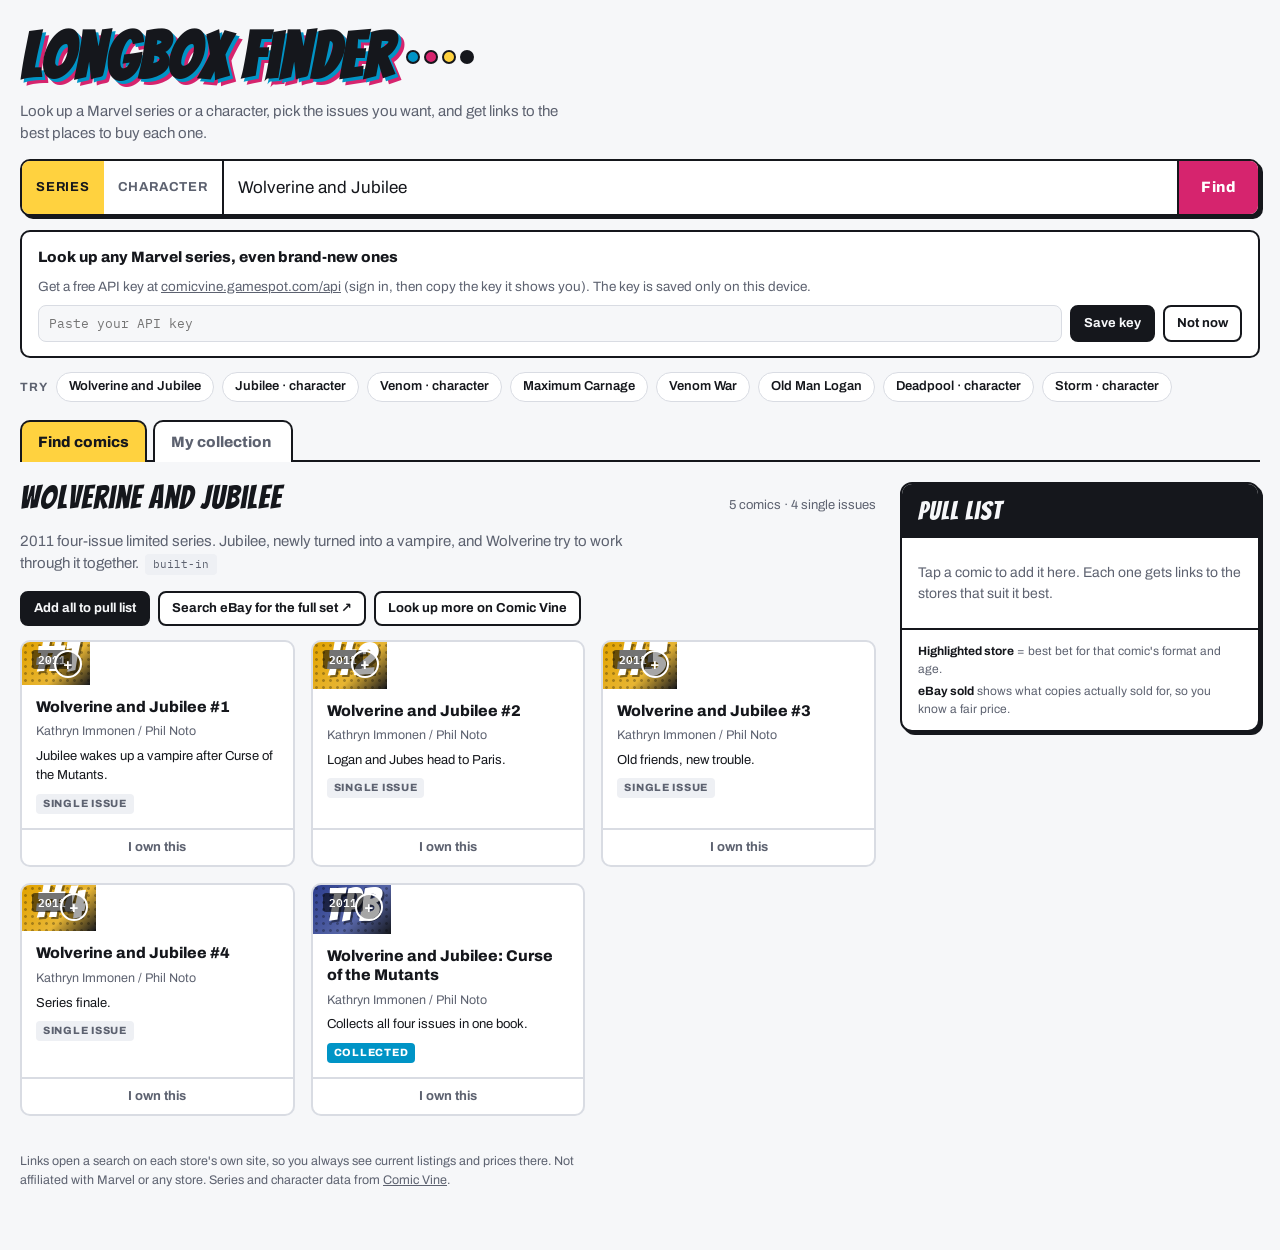
<file: index.html>
<!doctype html>
<html lang="en">
<head>
<meta charset="utf-8">
<meta name="viewport" content="width=device-width,initial-scale=1,viewport-fit=cover">
<meta name="theme-color" content="#15171c">
<meta name="description" content="Look up Marvel series and characters and find the best places to buy each comic.">
<link rel="manifest" href="manifest.webmanifest">
<link rel="icon" type="image/png" sizes="192x192" href="icons/icon-192.png">
<link rel="apple-touch-icon" href="icons/apple-touch-icon.png">
<meta name="apple-mobile-web-app-capable" content="yes">
<meta name="mobile-web-app-capable" content="yes">
<meta name="apple-mobile-web-app-title" content="Longbox">
<meta name="apple-mobile-web-app-status-bar-style" content="default">
<style>
:root { padding-top: env(safe-area-inset-top, 0px); padding-bottom: env(safe-area-inset-bottom, 0px); }
body { margin: 0; -webkit-text-size-adjust: 100%; }
img { max-width: 100%; }
[hidden] { display: none !important; }
</style>
<title>Longbox Finder</title>
<meta name="claude:viewport-fit-sides" content="cover">
<link rel="preconnect" href="https://fonts.googleapis.com">
<link rel="stylesheet" href="https://fonts.googleapis.com/css2?family=Bangers&family=Archivo:wght@400;500;600;700;800&family=IBM+Plex+Mono:wght@400;600&display=swap">
<style>
/* Layout: search masthead on top, results grid left, sticky "pull list" (selected comics + where to buy) right; stacks on phones. Four-colour process print theme. */
:root {
  --paper: #f6f7f9;
  --card: #ffffff;
  --ink: #15171c;
  --muted: #5d6270;
  --line: #d9dce3;
  --cyan: #0094c6;
  --magenta: #d6246e;
  --yellow: #ffd23f;
  --accent: #d6246e;
  --accent-ink: #ffffff;
  --chip: #eef0f4;
  --own: #1f8a5c;
  --own-ink: #ffffff;
  --shadow: 3px 3px 0 var(--ink);
  --display: "Bangers", "Impact", "Arial Black", sans-serif;
  --body: "Archivo", system-ui, -apple-system, "Segoe UI", sans-serif;
  --mono: "IBM Plex Mono", ui-monospace, "Cascadia Mono", Consolas, monospace;
}
@media (prefers-color-scheme: dark) {
  :root:not([data-theme="light"]) {
    --paper: #12141a; --card: #1b1e26; --ink: #eef0f5; --muted: #a2a8b6; --line: #2e333e;
    --cyan: #3cc2ef; --magenta: #ff5c9a; --yellow: #ffd84f; --accent: #ff5c9a; --accent-ink: #12141a;
    --chip: #252a34; --own: #3ccf8e; --own-ink: #0f1a14; --shadow: 3px 3px 0 #000; color-scheme: dark;
  }
}
:root[data-theme="dark"] {
  --paper: #12141a; --card: #1b1e26; --ink: #eef0f5; --muted: #a2a8b6; --line: #2e333e;
  --cyan: #3cc2ef; --magenta: #ff5c9a; --yellow: #ffd84f; --accent: #ff5c9a; --accent-ink: #12141a;
  --chip: #252a34; --own: #3ccf8e; --own-ink: #0f1a14; --shadow: 3px 3px 0 #000; color-scheme: dark;
}
* { box-sizing: border-box; }
body {
  background: var(--paper); color: var(--ink); font-family: var(--body); font-size: 15px; line-height: 1.5;
  padding-left: max(16px, env(safe-area-inset-left, 0px)); padding-right: max(16px, env(safe-area-inset-right, 0px));
  padding-block: 0 48px;
}
.wrap { max-width: 1240px; margin: 0 auto; }
a { color: inherit; }
button, input { font: inherit; color: inherit; }
:focus-visible { outline: 3px solid var(--cyan); outline-offset: 2px; }

/* Masthead */
.mast { padding-block: 28px 18px; display: grid; gap: 14px; }
.brand { display: flex; align-items: center; gap: 14px; flex-wrap: wrap; }
.logo {
  font-family: var(--display); font-size: clamp(40px, 7vw, 64px); letter-spacing: 1.5px; line-height: .9;
  margin: 0; color: var(--ink);
  text-shadow: 3px 3px 0 var(--cyan), 6px 6px 0 var(--magenta);
}
.reg { display: flex; gap: 4px; align-items: center; }
.reg span { width: 14px; height: 14px; border-radius: 50%; border: 2px solid var(--ink); }
.reg span:nth-child(1) { background: var(--cyan); }
.reg span:nth-child(2) { background: var(--magenta); }
.reg span:nth-child(3) { background: var(--yellow); }
.reg span:nth-child(4) { background: var(--ink); }
.tag { color: var(--muted); max-width: 62ch; margin: 0; }

.search {
  display: grid; grid-template-columns: auto 1fr auto; gap: 0; background: var(--card);
  border: 2px solid var(--ink); border-radius: 10px; box-shadow: var(--shadow); overflow: hidden;
}
.modes { display: flex; border-right: 2px solid var(--ink); }
.modes button {
  border: 0; background: transparent; padding: 0 14px; font-weight: 700; font-size: 13px; letter-spacing: .06em;
  text-transform: uppercase; cursor: pointer; color: var(--muted);
}
.modes button[aria-pressed="true"] { background: var(--yellow); color: #15171c; }
#q { border: 0; background: transparent; padding: 14px 14px; font-size: 17px; min-width: 0; outline: none; }
#q::placeholder { color: var(--muted); }
.go {
  border: 0; border-left: 2px solid var(--ink); background: var(--accent); color: var(--accent-ink);
  font-weight: 800; padding: 0 22px; cursor: pointer; letter-spacing: .03em;
}
.go:hover { filter: brightness(1.06); }
.quick { display: flex; flex-wrap: wrap; gap: 8px; align-items: center; }
.quick small { color: var(--muted); font-size: 12px; text-transform: uppercase; letter-spacing: .08em; font-weight: 700; }
.pill {
  border: 1.5px solid var(--line); background: var(--card); border-radius: 999px; padding: 4px 12px; cursor: pointer;
  font-size: 13px; font-weight: 600;
}
.pill:hover { border-color: var(--ink); }

/* Main grid */
.main { display: grid; grid-template-columns: minmax(0, 1fr) 360px; gap: 24px; align-items: start; }
@media (max-width: 920px) { .main { grid-template-columns: minmax(0, 1fr); } }

.status { display: flex; flex-wrap: wrap; justify-content: space-between; align-items: baseline; gap: 8px 16px; margin-bottom: 14px; }
.status h2 { font-family: var(--display); font-size: 32px; letter-spacing: 1px; font-weight: 400; margin: 0; line-height: 1; text-wrap: balance; }
.status .meta { color: var(--muted); font-size: 13px; }
.summary { margin: 0 0 16px; color: var(--muted); max-width: 70ch; }
.source {
  display: inline-block; font-family: var(--mono); font-size: 11px; padding: 2px 8px; border-radius: 4px;
  background: var(--chip); color: var(--muted); vertical-align: middle; margin-left: 6px;
}
.toolbar { display: flex; gap: 8px; flex-wrap: wrap; margin-bottom: 14px; }
.btn {
  border: 2px solid var(--ink); background: var(--card); border-radius: 8px; padding: 6px 12px; font-weight: 700;
  font-size: 13px; cursor: pointer; text-decoration: none; display: inline-flex; align-items: center; gap: 6px;
}
.btn:hover { background: var(--chip); }
.btn.primary { background: var(--ink); color: var(--paper); }
.btn.primary:hover { filter: brightness(1.15); background: var(--ink); }
.btn[disabled] { opacity: .5; cursor: default; }

.grid { display: grid; grid-template-columns: repeat(auto-fill, minmax(210px, 1fr)); gap: 16px; }
.comic {
  background: var(--card); border: 2px solid var(--line); border-radius: 10px; overflow: hidden; display: flex;
  flex-direction: column; cursor: pointer; transition: transform .12s, border-color .12s; position: relative; text-align: left;
  padding: 0;
}
.comic:hover { border-color: var(--ink); transform: translateY(-2px); }
.comic[aria-pressed="true"] { border-color: var(--ink); box-shadow: var(--shadow); }
.cover {
  aspect-ratio: 2 / 1.25; position: relative; overflow: hidden; display: flex; align-items: flex-end; padding: 10px 12px;
  color: #fff; max-width: 100%;
}
.cover::before {
  content: ""; position: absolute; inset: 0; opacity: .28;
  background-image: radial-gradient(circle, #000 1.2px, transparent 1.6px); background-size: 7px 7px;
}
.cover .art-bg, .cover .art { position: absolute; inset: 0; width: 100%; height: 100%; }
.cover .art-bg { object-fit: cover; filter: blur(14px) brightness(.6); transform: scale(1.25); }
.cover .art { object-fit: contain; }
.cover.has-art::before, .cover.has-art .num { display: none; }
.cover .yr, .check { z-index: 1; }
.cover .num { position: relative; font-family: var(--display); font-size: 46px; line-height: .85; text-shadow: 2px 2px 0 rgba(0,0,0,.45); }
.cover .yr {
  position: absolute; top: 8px; left: 10px; font-family: var(--mono); font-size: 11px; font-weight: 600;
  background: rgba(0,0,0,.55); padding: 1px 6px; border-radius: 3px;
}
.check {
  position: absolute; top: 8px; right: 8px; width: 28px; height: 28px; border-radius: 50%; border: 2px solid #fff;
  background: rgba(0,0,0,.35); display: grid; place-items: center; font-weight: 800; font-size: 15px; color: #fff;
}
.comic[aria-pressed="true"] .check { background: var(--yellow); border-color: #15171c; color: #15171c; }
.body { padding: 12px 14px 14px; display: grid; gap: 6px; flex: 1; align-content: start; }
.body h3 { margin: 0; font-size: 15.5px; line-height: 1.25; font-weight: 800; }
.credits { font-size: 12.5px; color: var(--muted); }
.note { font-size: 13px; }
.badges { display: flex; gap: 6px; flex-wrap: wrap; margin-top: 2px; }
.badge {
  font-size: 10.5px; font-weight: 800; text-transform: uppercase; letter-spacing: .07em; padding: 2px 7px; border-radius: 4px;
  background: var(--chip); color: var(--muted);
}
.badge.key { background: var(--yellow); color: #15171c; }
.badge.trade { background: var(--cyan); color: #fff; }

.empty {
  border: 2px dashed var(--line); border-radius: 12px; padding: 28px; text-align: center; color: var(--muted); display: grid; gap: 12px;
  justify-items: center;
}
.thinking { display: flex; gap: 10px; align-items: center; color: var(--muted); padding: 24px 0; }
.dots span { display: inline-block; width: 9px; height: 9px; border-radius: 50%; margin-right: 4px; animation: bob 1s infinite; }
.dots span:nth-child(1) { background: var(--cyan); }
.dots span:nth-child(2) { background: var(--magenta); animation-delay: .15s; }
.dots span:nth-child(3) { background: var(--yellow); animation-delay: .3s; }
@keyframes bob { 50% { transform: translateY(-6px); } }
@media (prefers-reduced-motion: reduce) { .dots span { animation: none; } .comic { transition: none; } }

/* Pull list */
.pull {
  position: sticky; top: calc(env(safe-area-inset-top, 0px) + 16px); background: var(--card); border: 2px solid var(--ink);
  border-radius: 12px; box-shadow: var(--shadow); overflow: hidden; max-height: calc(100vh - 32px); display: flex; flex-direction: column;
}
@media (max-width: 920px) { .pull { position: static; max-height: none; } }
.pull header { padding: 14px 16px; background: var(--ink); color: var(--paper); display: flex; justify-content: space-between; align-items: center; gap: 8px; }
.pull header h2 { margin: 0; font-family: var(--display); font-weight: 400; font-size: 26px; letter-spacing: 1px; line-height: 1; }
.pull header button { background: transparent; border: 1.5px solid var(--paper); color: var(--paper); border-radius: 6px; font-size: 12px; padding: 3px 8px; cursor: pointer; font-weight: 700; }
.pull .list { overflow-y: auto; padding: 6px 0; }
.pull .none { padding: 18px 16px; color: var(--muted); font-size: 14px; }
.item { padding: 12px 16px; border-bottom: 1px solid var(--line); display: grid; gap: 8px; }
.item:last-child { border-bottom: 0; }
.item .top { display: flex; justify-content: space-between; gap: 8px; align-items: start; }
.item .top b { font-size: 14px; line-height: 1.3; flex: 1; min-width: 0; align-self: center; }
.item .top .cthumb { flex: none; width: 40px; }
.item .top .x { border: 0; background: transparent; color: var(--muted); cursor: pointer; font-size: 18px; line-height: 1; padding: 0 2px; }
.tip { font-size: 12.5px; color: var(--muted); }
.tip strong { color: var(--ink); }
.stores { display: flex; flex-wrap: wrap; gap: 6px; }
.store {
  font-size: 12px; font-weight: 700; text-decoration: none; border: 1.5px solid var(--line); border-radius: 6px; padding: 4px 8px;
  display: inline-flex; gap: 5px; align-items: center; background: var(--paper);
}
.store:hover { border-color: var(--ink); }
.store .dot { width: 8px; height: 8px; border-radius: 50%; }
.store.best { border-color: var(--ink); background: var(--yellow); color: #15171c; }
.legend { padding: 12px 16px; border-top: 2px solid var(--ink); font-size: 12px; color: var(--muted); display: grid; gap: 4px; }
.legend b { color: var(--ink); }

.related { margin-top: 22px; display: grid; gap: 8px; }
.relchips { display: flex; flex-wrap: wrap; gap: 8px; }
.linkbtn { border: 0; background: none; padding: 0; color: var(--ink); font-weight: 700; text-decoration: underline; cursor: pointer; font-size: 13px; }
.apps { margin-top: 32px; border-top: 3px solid var(--ink); padding-top: 18px; display: grid; gap: 10px; }
.apps-head { display: flex; flex-wrap: wrap; align-items: baseline; gap: 6px 14px; }
.apps-head h3 { margin: 0; font-family: var(--display); font-weight: 400; font-size: 28px; letter-spacing: 1px; line-height: 1; }
.apps-head .meta { color: var(--muted); font-size: 13px; }
.apps-tip { margin: 0; color: var(--muted); font-size: 13px; }
.apps-controls { display: flex; flex-wrap: wrap; gap: 8px; }
.apps-controls input, .apps-controls select { border: 1.5px solid var(--line); border-radius: 8px; padding: 8px 10px; background: var(--card); }
.apps-controls input { flex: 1 1 240px; min-width: 0; }
.apps-list { display: grid; border: 1.5px solid var(--line); border-radius: 10px; overflow: hidden; background: var(--card); }
.apps-list > .btn { margin: 10px; justify-self: start; }
.apps-list .none { padding: 14px; color: var(--muted); }
.apps-row { border-bottom: 1px solid var(--line); }
.apps-row:last-of-type { border-bottom: 0; }
.apps-toggle { width: 100%; display: grid; grid-template-columns: 16px minmax(0, 1fr) auto auto; gap: 10px; align-items: baseline; text-align: left; background: none; border: 0; padding: 11px 14px; cursor: pointer; }
.apps-toggle:hover { background: var(--chip); }
.apps-caret { color: var(--muted); }
.apps-name { font-weight: 700; overflow-wrap: anywhere; }
.apps-yr { font-family: var(--mono); font-size: 12px; color: var(--muted); font-variant-numeric: tabular-nums; }
.apps-n { font-size: 12px; color: var(--muted); white-space: nowrap; font-variant-numeric: tabular-nums; }
.apps-chips { display: flex; flex-wrap: wrap; gap: 6px; padding: 4px 14px 14px 40px; }
.ichip { border: 1.5px solid var(--line); background: var(--paper); border-radius: 6px; padding: 4px 8px; cursor: pointer; display: grid; line-height: 1.15; text-align: center; min-width: 52px; }
.ichip b { font-size: 13px; }
.ichip small { font-size: 10.5px; color: var(--muted); font-family: var(--mono); }
.ichip:hover { border-color: var(--ink); }
.ichip.has-ic { width: 72px; padding: 4px 4px 5px; gap: 2px; }
.ichip .ic { position: relative; display: block; aspect-ratio: 2 / 3; border-radius: 3px; overflow: hidden; background: var(--chip); margin-bottom: 2px; }
.ichip .ic.none { display: grid; place-items: center; font-size: 10px; color: var(--muted); font-weight: 600; }
.ichip .ic img { width: 100%; height: 100%; object-fit: cover; display: block; }
.ichip[aria-pressed="true"] .ic::after { content: "✓"; position: absolute; top: 3px; right: 3px; width: 18px; height: 18px; border-radius: 50%;
  background: var(--yellow); color: #15171c; border: 1.5px solid #15171c; font-size: 11px; font-weight: 800; display: grid; place-items: center; }
.ichip[aria-pressed="true"] { background: var(--yellow); border-color: #15171c; color: #15171c; }
.ichip[aria-pressed="true"] small { color: #15171c; }
.apps-links { flex-basis: 100%; display: flex; gap: 16px; margin-top: 4px; }
@media (max-width: 560px) { .apps-chips { padding-left: 14px; } .apps-toggle { gap: 8px; padding-inline: 12px; } }

/* Tabs + collection */
.tabs { display: flex; flex-wrap: wrap; gap: 6px; border-bottom: 2px solid var(--ink); margin-bottom: 20px; }
.tabs button { border: 2px solid var(--ink); border-bottom: 0; border-radius: 10px 10px 0 0; background: var(--card); padding: 9px 16px; font-weight: 800; cursor: pointer; color: var(--muted); white-space: nowrap; margin-bottom: -2px; }
.tabs button[aria-selected="true"] { background: var(--yellow); color: #15171c; }
.tabs .count { font-family: var(--mono); font-size: 12px; margin-left: 4px; }
body.in-coll #searchForm, body.in-coll #quick, body.in-coll #keybar, body.in-coll .tag { display: none; }
.cardwrap { display: grid; grid-template-rows: 1fr auto; min-width: 0; }
.cardwrap .comic { border-bottom-left-radius: 0; border-bottom-right-radius: 0; }
.cardwrap .comic:hover { transform: none; }
.ownbtn { border: 2px solid var(--line); border-top: 0; border-radius: 0 0 10px 10px; background: var(--card); padding: 8px; font-weight: 700; font-size: 13px; cursor: pointer; color: var(--muted); }
.ownbtn:hover { color: var(--ink); }
.ownbtn[aria-pressed="true"] { background: var(--own); border-color: var(--own); color: var(--own-ink); }
.ichip.own { border-color: var(--own); box-shadow: inset 0 -3px 0 var(--own); }
.tapmode { display: flex; flex-wrap: wrap; align-items: center; gap: 6px; font-size: 13px; color: var(--muted); }
.seg { display: inline-flex; border: 1.5px solid var(--ink); border-radius: 8px; overflow: hidden; }
.seg button { border: 0; background: var(--card); padding: 5px 10px; font-weight: 700; font-size: 12.5px; cursor: pointer; color: var(--muted); }
.seg button[aria-pressed="true"] { background: var(--ink); color: var(--paper); }
.pullgot { justify-self: start; font-size: 12px; padding: 4px 10px; }
.collection { display: grid; gap: 18px; }
.coll-head { display: flex; flex-wrap: wrap; justify-content: space-between; align-items: baseline; gap: 10px; }
.coll-head h2 { font-family: var(--display); font-weight: 400; font-size: 36px; letter-spacing: 1px; margin: 0; line-height: 1; }
.coll-stats { display: grid; grid-template-columns: repeat(auto-fit, minmax(96px, 1fr)); gap: 8px; }
@media (max-width: 560px) { .stat b { font-size: 24px; } .stat { padding: 8px 10px; } }
.stat { background: var(--card); border: 2px solid var(--ink); border-radius: 10px; padding: 10px 14px; display: grid; }
.stat b { font-family: var(--display); font-weight: 400; font-size: 30px; line-height: 1; font-variant-numeric: tabular-nums; }
.stat span { color: var(--muted); font-size: 12px; text-transform: uppercase; letter-spacing: .07em; font-weight: 700; }
.coll-tools { display: flex; flex-wrap: wrap; gap: 8px; align-items: center; }
.coll-tools input[type="search"], .coll-tools input[type="password"], .coll-tools select { border: 1.5px solid var(--line); border-radius: 8px; padding: 8px 10px; background: var(--card); }
.coll-tools input[type="search"] { flex: 1 1 220px; min-width: 0; }
.coll-panel { background: var(--card); border: 1.5px solid var(--line); border-radius: 10px; padding: 14px 16px; display: grid; gap: 10px; }
.coll-panel h3 { margin: 0; font-size: 15px; }
.coll-msg { font-size: 13px; color: var(--own); font-weight: 700; min-height: 1em; }
.coll-msg.err { color: var(--magenta); }
.sync-steps { margin: 0; padding-left: 20px; display: grid; gap: 4px; font-size: 14px; }
.sync-steps a { color: inherit; font-weight: 700; }
.progress-list { display: grid; gap: 10px; }
.prog { display: grid; grid-template-columns: 36px minmax(0, 1fr) auto; grid-template-rows: auto auto; gap: 4px 10px; font-size: 13.5px; align-items: center; }
.prog .cthumb { width: 36px; grid-row: 1 / 3; font-size: 12px; }
.prog .pn { align-self: end; }
.prog .pc { align-self: end; }
.prog .bar { grid-column: 2 / -1; align-self: start; height: 8px; border-radius: 4px; background: var(--chip); overflow: hidden; }
.prog .bar i { display: block; height: 100%; background: var(--own); }
.prog .pc { font-family: var(--mono); font-size: 12px; color: var(--muted); font-variant-numeric: tabular-nums; }
.coll-group { background: var(--card); border: 1.5px solid var(--line); border-radius: 10px; overflow: hidden; }
.coll-group > h3 { margin: 0; padding: 10px 14px; font-size: 15px; background: var(--chip); display: flex; justify-content: space-between; gap: 10px; }
.coll-group > h3 span { color: var(--muted); font-weight: 600; font-size: 12.5px; white-space: nowrap; }
.citem { border-top: 1px solid var(--line); padding: 10px 14px; display: grid; grid-template-columns: 48px minmax(0, 1fr); gap: 8px 12px; align-items: start; }
.citem .cmain { display: grid; gap: 6px; min-width: 0; }
.citem .editor { grid-column: 1 / -1; }
.cthumb { position: relative; width: 48px; aspect-ratio: 2 / 3; border-radius: 4px; overflow: hidden; border: 1px solid var(--line); padding: 0; cursor: zoom-in;
  display: grid; place-items: center; color: #fff; font-family: var(--display); font-size: 15px; letter-spacing: .5px; }
.cthumb:disabled { cursor: default; opacity: 1; }
.cthumb img { position: absolute; inset: 0; width: 100%; height: 100%; object-fit: cover; }
.coverview { border: 0; padding: 16px; border-radius: 12px; background: var(--card); color: var(--ink); max-width: min(92vw, 520px); max-height: 92vh; display: none; }
.coverview[open] { display: grid; gap: 10px; justify-items: center; }
.coverview::backdrop { background: rgba(0,0,0,.7); }
.coverview img { max-width: 100%; max-height: 72vh; border-radius: 6px; }
.coverview .cap { font-weight: 800; font-size: 15px; text-align: center; }
.citem:first-of-type { border-top: 0; }
.citem .line { display: flex; flex-wrap: wrap; align-items: center; gap: 6px 10px; }
.citem .line b { font-size: 14px; margin-right: auto; }
.gchip { font-size: 11px; font-weight: 800; padding: 2px 7px; border-radius: 4px; background: var(--chip); color: var(--muted); font-family: var(--mono); }
.gchip.slab { background: var(--cyan); color: #fff; }
.paid { font-family: var(--mono); font-size: 13px; font-variant-numeric: tabular-nums; }
.editor { display: grid; grid-template-columns: repeat(auto-fit, minmax(150px, 1fr)); gap: 10px; background: var(--paper); border-radius: 8px; padding: 12px; }
.editor label, .manual-add label { display: grid; gap: 4px; font-size: 12px; font-weight: 700; color: var(--muted); }
.editor input, .editor select, .editor textarea, .manual-add input, .manual-add select { border: 1.5px solid var(--line); border-radius: 6px; padding: 7px 9px; background: var(--card); min-width: 0; }
.editor .wide { grid-column: 1 / -1; }
.editor .check { display: flex; align-items: center; gap: 8px; font-size: 13px; color: var(--ink); }
.editor .acts { grid-column: 1 / -1; display: flex; flex-wrap: wrap; gap: 8px; }
.manual-add { display: grid; grid-template-columns: repeat(auto-fit, minmax(130px, 1fr)); gap: 10px; align-items: end; }
.btn.danger { border-color: #c0392b; color: #c0392b; }

.fallback { border: 2px dashed var(--line); border-radius: 12px; padding: 20px; display: grid; gap: 10px; }
.fallback h3 { margin: 0; font-size: 18px; }
.fallback p { margin: 0; color: var(--muted); max-width: 65ch; }
.flabel { font-size: 12px; font-weight: 800; text-transform: uppercase; letter-spacing: .08em; color: var(--muted); margin-top: 6px; }
.manual { display: flex; flex-wrap: wrap; gap: 10px; align-items: end; }
.manual label { display: grid; gap: 4px; font-size: 12px; font-weight: 700; color: var(--muted); }
.manual input { border: 1.5px solid var(--line); border-radius: 6px; padding: 7px 9px; background: var(--card); width: 90px; }
.manual label:first-child input { width: min(260px, 70vw); }
.thinking { flex-wrap: wrap; }
.progress { flex-basis: 100%; font-family: var(--mono); font-size: 12px; }
.source a { color: inherit; }


/* Phone version additions */
.keypanel { background: var(--card); border: 2px solid var(--ink); border-radius: 10px; padding: 14px 16px; display: grid; gap: 8px; }
.keypanel .ktitle { font-weight: 800; }
.keypanel p { margin: 0; color: var(--muted); font-size: 13.5px; }
.krow { display: flex; flex-wrap: wrap; gap: 8px; }
.krow input { flex: 1 1 220px; min-width: 0; border: 1.5px solid var(--line); border-radius: 8px; padding: 8px 10px; background: var(--paper); font-family: var(--mono); font-size: 13px; }
.keystatus { display: flex; gap: 12px; align-items: center; font-size: 13px; color: var(--muted); }
.keystatus .on::before { content: ""; display: inline-block; width: 8px; height: 8px; border-radius: 50%; background: #1f9d6b; margin-right: 6px; }
.linkbtn { border: 0; background: none; padding: 0; color: var(--ink); font-weight: 700; text-decoration: underline; cursor: pointer; font-size: 13px; }
@media (max-width: 560px) {
  .search { grid-template-columns: minmax(0, 1fr) auto; }
  .modes { grid-column: 1 / -1; border-right: 0; border-bottom: 2px solid var(--ink); }
  .modes button { flex: 1; padding: 10px; }
  .go { border-left: 2px solid var(--ink); }
}
.related { margin-top: 22px; display: grid; gap: 8px; }
.relchips { display: flex; flex-wrap: wrap; gap: 8px; }

.foot { margin-top: 36px; color: var(--muted); font-size: 12.5px; max-width: 80ch; }
</style>

</head>
<body>
<div class="wrap">
  <header class="mast">
    <div class="brand">
      <h1 class="logo">Longbox Finder</h1>
      <div class="reg" aria-hidden="true"><span></span><span></span><span></span><span></span></div>
    </div>
    <p class="tag">Look up a Marvel series or a character, pick the issues you want, and get links to the best places to buy each one.</p>

    <form class="search" id="searchForm" role="search">
      <div class="modes" role="group" aria-label="Search by">
        <button type="button" id="modeSeries" aria-pressed="true">Series</button>
        <button type="button" id="modeChar" aria-pressed="false">Character</button>
      </div>
      <input id="q" type="search" autocomplete="off" placeholder="e.g. Wolverine and Jubilee" aria-label="Search comics">
      <button class="go" type="submit">Find</button>
    </form>
    <div id="keybar"></div>
    <div class="quick" id="quick">
      <small>Try</small>
    </div>
  </header>

  <nav class="tabs" role="tablist" aria-label="Views">
    <button type="button" role="tab" id="tabFind" aria-selected="true">Find comics</button>
    <button type="button" role="tab" id="tabColl" aria-selected="false">My collection<span class="count" id="collCount"></span></button>
  </nav>

  <main class="main" id="findView">
    <section aria-live="polite">
      <div id="results"></div>
    </section>

    <aside class="pull" aria-label="Your pull list">
      <header>
        <h2>Pull List <span id="pullCount"></span></h2>
        <button type="button" id="clearPull">Clear</button>
      </header>
      <div class="list" id="pullList"></div>
      <div class="legend">
        <div><b>Highlighted store</b> = best bet for that comic's format and age.</div>
        <div><b>eBay sold</b> shows what copies actually sold for, so you know a fair price.</div>
      </div>
    </aside>
  </main>

  <section class="collection" id="collectionView" aria-label="My collection" hidden></section>

  <p class="foot">Links open a search on each store's own site, so you always see current listings and prices there. Not affiliated with Marvel or any store. Series and character data from <a href="https://comicvine.gamespot.com/" target="_blank" rel="noopener">Comic Vine</a>.</p>
</div>

<script>
(function () {
  "use strict";

  // ---------- Built-in catalog ----------
  // kind: "series" (a run of issues) or "character" (notable comics featuring them)
  // run(): a range of single issues. base = shared fields (year may be a function of the issue number); notes = {issueNumber: "note" or {fields}}
  const run = (series, from, to, base, notes) => {
    const out = [];
    for (let n = from; n <= to; n++) {
      const extra = notes && notes[n] ? (typeof notes[n] === "string" ? { note: notes[n] } : notes[n]) : {};
      out.push(Object.assign({ series, issue: String(n), format: "single", note: "", writer: "", artist: "" }, base,
        typeof base.year === "function" ? { year: base.year(n) } : {}, extra));
    }
    return out;
  };
  const trade = (series, year, writer, artist, note) => ({ series, issue: "", year, writer, artist, format: "trade", note });
  const one = (series, issue, year, writer, artist, note, key) => ({ series, issue: String(issue), year, writer, artist, format: "single", key: !!key, note });

  // 1990s Venom limited series (issues and cover years checked on Comic Vine): [title, "issue@year,...", writer, artist, note]
  const VENOM_90S = [
    ["Venom: Funeral Pyre", "1@1993,2@1993,3@1993", "Carl Potts", "Tom Lyle", "Venom and the Punisher."],
    ["Venom: The Madness", "1@1993,2@1993,3@1994", "Ann Nocenti", "Kelley Jones", ""],
    ["Venom: The Enemy Within", "1@1994,2@1994,3@1994", "Bruce Jones", "Bob McLeod", ""],
    ["Venom: The Mace", "1@1994,2@1994,3@1994", "Carl Potts", "Liam Sharp", ""],
    ["Venom: Nights of Vengeance", "1@1994,2@1994,3@1994,4@1994", "Howard Mackie", "Ron Lim", ""],
    ["Venom: Separation Anxiety", "1@1994,2@1995,3@1995,4@1995", "Howard Mackie", "Ron Randall", ""],
    ["Venom: Carnage Unleashed", "1@1995,2@1995,3@1995,4@1995", "Larry Hama", "Andrew Wildman", "Venom vs. Carnage."],
    ["Venom: Sinner Takes All", "1@1995,2@1995,3@1995,4@1995,5@1995", "Larry Hama", "Greg Luzniak", ""],
    ["Venom: Along Came a Spider", "1@1996,2@1996,3@1996,4@1996", "Larry Hama", "Joe St. Pierre", "Venom and Ben Reilly's Spider-Man, with Hybrid."],
    ["Venom: The Hunted", "1@1996,2@1996,3@1996", "Larry Hama", "Duncan Rouleau", ""],
    ["Venom: The Hunger", "1@1996,2@1996,3@1996,4@1996", "Len Kaminski", "Ted Halsted", ""],
    ["Venom: Tooth and Claw", "1@1996,2@1996,3@1997", "Larry Hama", "Joe St. Pierre", "Venom vs. Wolverine."],
    ["Venom: Seed of Darkness", "-1@1997", "Len Kaminski", "James Fry", "Flashback one-shot."],
    ["Venom: On Trial", "1@1997,2@1997,3@1997", "Larry Hama", "Josh Hood", ""],
    ["Venom: License to Kill", "1@1997,2@1997,3@1997", "Larry Hama", "", ""],
    ["Venom: Sign of the Boss", "1@1997,2@1997", "Ivan Velez Jr.", "Tom Derenick", ""],
    ["Venom: The Finale", "1@1997,2@1997,3@1998", "Larry Hama", "", "The last of the '90s Venom minis."]
  ].map(([name, list, writer, artist, note]) => {
    const issues = list.split(",").map(s => s.split("@"));
    const years = [...new Set(issues.map(i => i[1]))];
    const comics = issues.map(([n, y], idx) => ({ series: name, issue: n, year: Number(y), writer, artist, format: "single", key: false, note: idx === 0 ? note : "" }));
    if (name === "Venom: Along Came a Spider") comics.push(trade("Venom: Along Came a Spider...", 2018, "Larry Hama", "Joe St. Pierre", "Trade paperback collecting the series."));
    return {
      kind: "series", name, aliases: [name.replace(/^Venom: /, ""), name + " " + years[0]],
      summary: years.join("-") + " Venom limited series, " + issues.length + " issue" + (issues.length === 1 ? "" : "s") + ". " + (note || ""),
      tags: ["venom"], comics
    };
  });

  const CATALOG = [
    {
      kind: "series", name: "Wolverine and Jubilee", aliases: ["wolverine & jubilee", "wolverine jubilee"],
      summary: "2011 four-issue limited series. Jubilee, newly turned into a vampire, and Wolverine try to work through it together.",
      tags: ["wolverine", "jubilee", "x-men"],
      comics: [1, 2, 3, 4].map(n => ({ series: "Wolverine and Jubilee", issue: String(n), year: 2011, writer: "Kathryn Immonen", artist: "Phil Noto", format: "single", note: ["Jubilee wakes up a vampire after Curse of the Mutants.", "Logan and Jubes head to Paris.", "Old friends, new trouble.", "Series finale."][n - 1] }))
        .concat([{ series: "Wolverine and Jubilee: Curse of the Mutants", issue: "", year: 2011, writer: "Kathryn Immonen", artist: "Phil Noto", format: "trade", note: "Collects all four issues in one book." }])
    },
    {
      kind: "series", name: "Wolverine (1982 limited series)", aliases: ["wolverine 1982", "wolverine limited series", "wolverine miller", "wolverine japan"],
      summary: "Chris Claremont and Frank Miller's four-issue mini set in Japan. The story that made Wolverine a solo star.",
      tags: ["wolverine", "mariko", "x-men"],
      comics: [1, 2, 3, 4].map(n => ({ series: "Wolverine", issue: String(n), year: 1982, writer: "Chris Claremont", artist: "Frank Miller", format: "single", key: n === 1, note: n === 1 ? "First solo Wolverine series. Key issue." : "" }))
    },
    {
      kind: "series", name: "Kitty Pryde and Wolverine", aliases: ["kitty pryde & wolverine"],
      summary: "1984-85 six-issue limited series. Logan trains Kitty Pryde in Japan.",
      tags: ["wolverine", "kitty pryde", "shadowcat", "x-men"],
      comics: [1, 2, 3, 4, 5, 6].map(n => ({ series: "Kitty Pryde and Wolverine", issue: String(n), year: n < 6 ? 1984 : 1985, writer: "Chris Claremont", artist: "Al Milgrom", format: "single", note: "" }))
    },
    {
      kind: "series", name: "Old Man Logan", aliases: ["old man logan wolverine"],
      summary: "Mark Millar and Steve McNiven's future-western, told in Wolverine (2003) #66-72 and Giant-Size Old Man Logan.",
      tags: ["wolverine", "hawkeye"],
      comics: [66, 67, 68, 69, 70, 71, 72].map(n => ({ series: "Wolverine", issue: String(n), year: n < 70 ? 2008 : 2009, writer: "Mark Millar", artist: "Steve McNiven", format: "single", key: n === 66, note: n === 66 ? "Part 1 of Old Man Logan." : "Old Man Logan, part " + (n - 65) + "." }))
        .concat([{ series: "Giant-Size Old Man Logan", issue: "1", year: 2009, writer: "Mark Millar", artist: "Steve McNiven", format: "single", note: "Finale." },
                 { series: "Wolverine: Old Man Logan", issue: "", year: 2009, writer: "Mark Millar", artist: "Steve McNiven", format: "trade", note: "Collects the full story." }])
    },
    {
      kind: "series", name: "Jubilee (2004)", aliases: ["jubilee 2004", "jubilee kirkman"],
      summary: "Robert Kirkman's six-issue series. Jubilee moves to Los Angeles and tries high school as a former mutant-in-training.",
      tags: ["jubilee"],
      comics: [1, 2, 3, 4, 5, 6].map(n => ({ series: "Jubilee", issue: String(n), year: 2004, writer: "Robert Kirkman", artist: "Derec Aucoin", format: "single", note: "" }))
        .concat([trade("Jubilee by Robert Kirkman", 2011, "Robert Kirkman", "Derec Aucoin", "Collects all six issues.")])
    },
    {
      kind: "series", name: "Generation X (2017)", aliases: ["generation x 2017", "gen x 2017"],
      summary: "Christina Strain's Generation X, with Jubilee teaching a new class of young mutants. Issues #1-9, then legacy numbering #85-87.",
      tags: ["jubilee", "generation x"],
      comics: run("Generation X", 1, 9, { year: 2017, writer: "Christina Strain", artist: "Amilcar Pinna" }, { 1: "Jubilee leads a new Generation X." })
        .concat(run("Generation X", 85, 87, { year: 2018, writer: "Christina Strain" }, { 87: "Series finale." }))
    },
    {
      kind: "series", name: "Venom: Lethal Protector", aliases: ["lethal protector", "venom lethal protector 1993"],
      summary: "1993 six-issue limited series. Venom's first solo series, moving Eddie Brock to San Francisco as an antihero.",
      tags: ["venom"],
      comics: run("Venom: Lethal Protector", 1, 6, { year: 1993, writer: "David Michelinie" }, { 1: { key: true, artist: "Mark Bagley", note: "Venom's first solo comic. Red foil cover." } })
        .concat([trade("Venom: Lethal Protector", 1993, "David Michelinie", "Mark Bagley", "Collects all six issues.")])
    },
    ...VENOM_90S,
    {
      kind: "series", name: "Maximum Carnage", aliases: ["max carnage", "maximum carnage 1993"],
      summary: "The 1993 14-part Spider-Man crossover. Spider-Man and Venom team up against Carnage. Listed in reading order.",
      tags: ["venom", "carnage", "spider-man"],
      comics: [
        one("Spider-Man Unlimited", 1, 1993, "Tom DeFalco", "Ron Lim", "Part 1. Carnage escapes Ravencroft."),
        one("Web of Spider-Man", 101, 1993, "Terry Kavanagh", "", "Part 2."),
        one("Amazing Spider-Man", 378, 1993, "David Michelinie", "Mark Bagley", "Part 3. Venom joins the fight."),
        one("Spider-Man", 35, 1993, "Tom DeFalco", "", "Part 4."),
        one("Spectacular Spider-Man", 201, 1993, "J.M. DeMatteis", "Sal Buscema", "Part 5."),
        one("Web of Spider-Man", 102, 1993, "Terry Kavanagh", "", "Part 6."),
        one("Amazing Spider-Man", 379, 1993, "David Michelinie", "Mark Bagley", "Part 7."),
        one("Spider-Man", 36, 1993, "Tom DeFalco", "", "Part 8."),
        one("Spectacular Spider-Man", 202, 1993, "J.M. DeMatteis", "Sal Buscema", "Part 9."),
        one("Web of Spider-Man", 103, 1993, "Terry Kavanagh", "", "Part 10."),
        one("Amazing Spider-Man", 380, 1993, "David Michelinie", "Mark Bagley", "Part 11."),
        one("Spider-Man", 37, 1993, "Tom DeFalco", "", "Part 12."),
        one("Spectacular Spider-Man", 203, 1993, "J.M. DeMatteis", "Sal Buscema", "Part 13."),
        one("Spider-Man Unlimited", 2, 1993, "Tom DeFalco", "Ron Lim", "Part 14. Finale."),
        trade("Spider-Man: Maximum Carnage", 1993, "Various", "", "Collects all 14 parts.")
      ]
    },
    {
      kind: "series", name: "Venom (2003)", aliases: ["venom 2003", "venom daniel way"],
      summary: "Daniel Way's 18-issue Venom series, focused on the symbiote and its clones.",
      tags: ["venom"],
      comics: run("Venom", 1, 18, { year: 2003, writer: "Daniel Way" }, { 1: { artist: "Francisco Herrera", note: "First issue." }, 18: "Final issue." })
    },
    {
      kind: "series", name: "Venomverse", aliases: ["venomverse 2017"],
      summary: "2017 five-issue event. Venoms from across the multiverse band together against the Poisons.",
      tags: ["venom"],
      comics: run("Venomverse", 1, 5, { year: 2017, writer: "Cullen Bunn", artist: "Iban Coello" }, { 1: "First appearance of the Poisons." })
    },
    {
      kind: "series", name: "Venom: First Host", aliases: ["first host"],
      summary: "2018 five-issue limited series. The symbiote's past catches up with Eddie Brock.",
      tags: ["venom"],
      comics: run("Venom: First Host", 1, 5, { year: 2018, writer: "Mike Costa", artist: "Mark Bagley" })
    },
    {
      kind: "series", name: "Venom (2018)", aliases: ["venom 2018", "venom donny cates", "venom cates"],
      summary: "Donny Cates and Ryan Stegman's run, which introduced Knull, the god of the symbiotes. Ends at #35, Venom's 200th issue. Years shown are the series' start year.",
      tags: ["venom", "knull"],
      comics: run("Venom", 1, 35, { year: 2018, writer: "Donny Cates" }, {
        1: { artist: "Ryan Stegman", note: "First issue of the Cates run." },
        3: { key: true, artist: "Ryan Stegman", note: "First full appearance of Knull." },
        35: { note: "Legacy #200. Final issue of the Cates run." }
      }).concat([trade("Venom by Donny Cates Vol. 1: Rex", 2018, "Donny Cates", "Ryan Stegman", "Collects #1-6.")])
    },
    {
      kind: "series", name: "Absolute Carnage", aliases: ["absolute carnage 2019"],
      summary: "2019 five-issue event by Donny Cates and Ryan Stegman. Carnage hunts everyone who ever wore a symbiote.",
      tags: ["venom", "carnage"],
      comics: run("Absolute Carnage", 1, 5, { year: 2019, writer: "Donny Cates", artist: "Ryan Stegman" })
    },
    {
      kind: "series", name: "King in Black", aliases: ["king in black 2020"],
      summary: "Five-issue event by Donny Cates and Ryan Stegman. Knull invades Earth.",
      tags: ["venom", "knull"],
      comics: run("King in Black", 1, 5, { year: n => n === 1 ? 2020 : 2021, writer: "Donny Cates", artist: "Ryan Stegman" })
    },
    {
      kind: "series", name: "Venom War", aliases: ["venom war 2024"],
      summary: "2024 five-issue event by Al Ewing. Eddie Brock and his son Dylan fight over the Venom symbiote.",
      tags: ["venom"],
      comics: run("Venom War", 1, 5, { year: 2024, writer: "Al Ewing", artist: "Iban Coello" })
    },
    {
      kind: "series", name: "All-New Venom", aliases: ["all new venom", "all-new venom 2025"],
      summary: "2025 ten-issue series by Al Ewing. A mystery host takes over the Venom symbiote.",
      tags: ["venom"],
      comics: run("All-New Venom", 1, 10, { year: 2025, writer: "Al Ewing" }, { 1: "Who is the new Venom?" })
    },
    {
      kind: "series", name: "Venom (2025)", aliases: ["venom", "venom 2025", "venom mary jane", "mary jane venom"],
      summary: "Al Ewing's current run with Mary Jane as Venom. It continues from All-New Venom and uses legacy numbering from #250.",
      tags: ["venom", "mary jane"],
      comics: run("Venom", 250, 262, { year: n => n === 250 ? 2025 : 2026, writer: "Al Ewing", artist: "Carlos Gómez" }, {
        250: { key: true, note: "Legacy #250. Mary Jane as Venom." },
        255: "Death Spiral, part 3.", 256: "Death Spiral, part 6.", 257: "Death Spiral, part 8."
      })
    },
    {
      kind: "series", name: "Deadpool: The Circle Chase", aliases: ["circle chase", "deadpool circle chase"],
      summary: "1993 four-issue limited series. Deadpool's first solo series.",
      tags: ["deadpool"],
      comics: [1, 2, 3, 4].map(n => ({ series: "Deadpool: The Circle Chase", issue: String(n), year: 1993, writer: "Fabian Nicieza", artist: "Joe Madureira", format: "single", key: n === 1, note: n === 1 ? "First Deadpool solo comic." : "" }))
    },
    {
      kind: "series", name: "Kraven's Last Hunt", aliases: ["kravens last hunt", "kraven last hunt"],
      summary: "1987 Spider-Man crossover by J.M. DeMatteis and Mike Zeck, across three titles in reading order.",
      tags: ["spider-man", "kraven"],
      comics: [
        { series: "Web of Spider-Man", issue: "31", year: 1987, note: "Part 1." },
        { series: "Amazing Spider-Man", issue: "293", year: 1987, note: "Part 2." },
        { series: "Spectacular Spider-Man", issue: "131", year: 1987, note: "Part 3." },
        { series: "Web of Spider-Man", issue: "32", year: 1987, note: "Part 4." },
        { series: "Amazing Spider-Man", issue: "294", year: 1987, note: "Part 5." },
        { series: "Spectacular Spider-Man", issue: "132", year: 1987, note: "Part 6." }
      ].map(c => Object.assign({ writer: "J.M. DeMatteis", artist: "Mike Zeck", format: "single" }, c))
        .concat([{ series: "Spider-Man: Kraven's Last Hunt", issue: "", year: 1987, writer: "J.M. DeMatteis", artist: "Mike Zeck", format: "trade", note: "Collects all six parts." }])
    },
    {
      kind: "character", name: "Jubilee", aliases: ["jubilation lee"],
      summary: "Jubilation Lee, the mall-rat mutant who throws fireworks. Her key appearances and series, oldest first.",
      tags: ["jubilee"],
      comics: [
        one("Uncanny X-Men", 244, 1989, "Chris Claremont", "Marc Silvestri", "First appearance of Jubilee.", true),
        one("Uncanny X-Men", 251, 1989, "Chris Claremont", "Marc Silvestri", "Jubilee frees Wolverine after the Reavers crucify him."),
        one("X-Men", 1, 1991, "Chris Claremont", "Jim Lee", "Jubilee on the Blue Team. Best-selling comic ever."),
        one("Generation X", 1, 1994, "Scott Lobdell", "Chris Bachalo", "Jubilee joins the new team at the Massachusetts Academy."),
        one("Generation X", 75, 2001, "", "", "Final issue of the original Generation X."),
        one("Jubilee", 1, 2004, "Robert Kirkman", "Derec Aucoin", "First issue of her solo series."),
        one("X-Men", 1, 2010, "Victor Gischler", "Paco Medina", "Curse of the Mutants. Jubilee is turned into a vampire."),
        one("Wolverine and Jubilee", 1, 2011, "Kathryn Immonen", "Phil Noto", "Start of the 4-issue vampire-era mini."),
        one("X-Men", 1, 2013, "Brian Wood", "Olivier Coipel", "Jubilee returns with a baby, kicking off the all-women X-Men team."),
        one("Generation X", 1, 2017, "Christina Strain", "Amilcar Pinna", "Jubilee becomes a teacher."),
        one("Excalibur", 1, 2019, "Tini Howard", "Marcus To", "Jubilee joins the Krakoa-era Excalibur."),
        one("True Believers: X-Men: Jubilee", 1, 2019, "Chris Claremont", "Marc Silvestri", "$1 reprint of her first appearance."),
        one("X-Men: Blood Hunt - Jubilee", 1, 2024, "Preeti Chhibber", "", "One-shot. Jubilee's vampire past returns."),
        one("Jubilee: Deadly Reunion", 1, 2026, "", "", "2026 one-shot."),
        one("Tomb of Apocalypse", 1, 2026, "", "", "Jubilee with Wolverine, Shatterstar and Rictor. 4 issues."),
        trade("Wolverine and Jubilee: Curse of the Mutants", 2011, "Kathryn Immonen", "Phil Noto", "The 2011 mini, collected."),
        trade("Jubilee by Robert Kirkman", 2011, "Robert Kirkman", "Derec Aucoin", "Her 2004 solo series, collected.")
      ]
    },
    {
      kind: "character", name: "Venom", aliases: ["eddie brock", "the symbiote", "symbiote"],
      summary: "The alien symbiote and its hosts: Eddie Brock, Flash Thompson, Dylan Brock and Mary Jane. Key issues and series, oldest first.",
      tags: ["venom"],
      comics: [
        one("Marvel Super Heroes Secret Wars", 8, 1984, "Jim Shooter", "Mike Zeck", "First appearance of the symbiote (Spider-Man's black costume).", true),
        one("Amazing Spider-Man", 252, 1984, "Roger Stern", "Ron Frenz", "Spider-Man returns home in the black costume.", true),
        one("Web of Spider-Man", 1, 1985, "Louise Simonson", "Greg LaRocque", "The symbiote comes back for Peter."),
        one("Amazing Spider-Man", 298, 1988, "David Michelinie", "Todd McFarlane", "First appearance of Eddie Brock (cameo).", true),
        one("Amazing Spider-Man", 299, 1988, "David Michelinie", "Todd McFarlane", "First Venom cameo.", true),
        one("Amazing Spider-Man", 300, 1988, "David Michelinie", "Todd McFarlane", "First full appearance of Venom.", true),
        one("Amazing Spider-Man", 316, 1989, "David Michelinie", "Todd McFarlane", "Classic Venom cover."),
        one("Amazing Spider-Man", 361, 1992, "David Michelinie", "Mark Bagley", "First full appearance of Carnage.", true),
        one("Amazing Spider-Man", 375, 1993, "David Michelinie", "Mark Bagley", "30th anniversary issue. Spider-Man vs. Venom."),
        one("Venom: Lethal Protector", 1, 1993, "David Michelinie", "Mark Bagley", "Venom's first solo series.", true),
        one("Venom", 1, 2003, "Daniel Way", "Francisco Herrera", "First ongoing Venom series."),
        one("Amazing Spider-Man", 654, 2011, "Dan Slott", "", "Flash Thompson becomes Agent Venom.", true),
        one("Venom", 1, 2011, "Rick Remender", "Tony Moore", "Flash Thompson's Venom series."),
        one("Venomverse", 1, 2017, "Cullen Bunn", "Iban Coello", "Venoms from across the multiverse."),
        one("Venom", 1, 2018, "Donny Cates", "Ryan Stegman", "Start of the Donny Cates run."),
        one("Venom", 3, 2018, "Donny Cates", "Ryan Stegman", "First full appearance of Knull.", true),
        one("Absolute Carnage", 1, 2019, "Donny Cates", "Ryan Stegman", "Carnage hunts every symbiote host."),
        one("King in Black", 1, 2020, "Donny Cates", "Ryan Stegman", "Knull invades Earth."),
        one("Venom", 35, 2021, "Donny Cates", "Ryan Stegman", "Venom's 200th issue (legacy #200)."),
        one("Venom", 1, 2021, "Al Ewing & Ram V", "Bryan Hitch", "Dylan Brock becomes Venom."),
        one("Venom War", 1, 2024, "Al Ewing", "Iban Coello", "Eddie vs. Dylan for the symbiote."),
        one("All-New Venom", 1, 2025, "Al Ewing", "", "A mystery host becomes Venom."),
        one("Venom", 250, 2025, "Al Ewing", "Carlos Gómez", "Legacy #250. Mary Jane as Venom.", true),
        one("Venom", 1, 2026, "", "", "New #1 from December 2026."),
        trade("Venom: Lethal Protector", 1993, "David Michelinie", "Mark Bagley", "His first solo series, collected."),
        trade("Venom by Donny Cates Vol. 1: Rex", 2018, "Donny Cates", "Ryan Stegman", "Start of the Knull saga."),
        trade("Spider-Man: Maximum Carnage", 1993, "Various", "", "The 14-part crossover, collected.")
      ]
    },
    {
      kind: "character", name: "Wolverine", aliases: ["logan", "james howlett"],
      summary: "Logan, the clawed X-Man. Key appearances and essential stories.",
      tags: ["wolverine"],
      comics: [
        { series: "Incredible Hulk", issue: "181", year: 1974, writer: "Len Wein", artist: "Herb Trimpe", format: "single", key: true, note: "First full appearance of Wolverine." },
        { series: "Giant-Size X-Men", issue: "1", year: 1975, writer: "Len Wein", artist: "Dave Cockrum", format: "single", key: true, note: "Wolverine joins the new X-Men." },
        { series: "Wolverine", issue: "1", year: 1982, writer: "Chris Claremont", artist: "Frank Miller", format: "single", key: true, note: "First solo limited series." },
        { series: "Kitty Pryde and Wolverine", issue: "1", year: 1984, writer: "Chris Claremont", artist: "Al Milgrom", format: "single", note: "Logan mentors Kitty Pryde." },
        { series: "Wolverine", issue: "1", year: 1988, writer: "Chris Claremont", artist: "John Buscema", format: "single", note: "First ongoing solo series." },
        { series: "Wolverine and Jubilee", issue: "1", year: 2011, writer: "Kathryn Immonen", artist: "Phil Noto", format: "single", note: "Team-up with Jubilee." },
        { series: "Wolverine: Old Man Logan", issue: "", year: 2009, writer: "Mark Millar", artist: "Steve McNiven", format: "trade", note: "The classic future story, collected." }
      ]
    },
    {
      kind: "character", name: "Deadpool", aliases: ["wade wilson"],
      summary: "Wade Wilson, the Merc with a Mouth. Key appearances.",
      tags: ["deadpool"],
      comics: [
        { series: "New Mutants", issue: "98", year: 1991, writer: "Fabian Nicieza", artist: "Rob Liefeld", format: "single", key: true, note: "First appearance of Deadpool." },
        { series: "Deadpool: The Circle Chase", issue: "1", year: 1993, writer: "Fabian Nicieza", artist: "Joe Madureira", format: "single", key: true, note: "First solo series." },
        { series: "Deadpool", issue: "1", year: 1997, writer: "Joe Kelly", artist: "Ed McGuinness", format: "single", note: "First ongoing series." }
      ]
    },
    {
      kind: "character", name: "Spider-Man", aliases: ["peter parker", "spiderman", "spider man"],
      summary: "Peter Parker. Key issues and a classic story.",
      tags: ["spider-man"],
      comics: [
        { series: "Amazing Fantasy", issue: "15", year: 1962, writer: "Stan Lee", artist: "Steve Ditko", format: "single", key: true, note: "First appearance of Spider-Man. Very expensive." },
        { series: "Amazing Spider-Man", issue: "1", year: 1963, writer: "Stan Lee", artist: "Steve Ditko", format: "single", key: true, note: "First issue of his own title." },
        { series: "Amazing Spider-Man", issue: "300", year: 1988, writer: "David Michelinie", artist: "Todd McFarlane", format: "single", key: true, note: "First full appearance of Venom." },
        { series: "Spider-Man: Kraven's Last Hunt", issue: "", year: 1987, writer: "J.M. DeMatteis", artist: "Mike Zeck", format: "trade", note: "Classic six-part story, collected." }
      ]
    }
  ];

  const QUICK = [
    ["series", "Wolverine and Jubilee"], ["character", "Jubilee"], ["character", "Venom"],
    ["series", "Maximum Carnage"], ["series", "Venom War"], ["series", "Old Man Logan"],
    ["character", "Deadpool"], ["character", "Storm"]
  ];

  // ---------- Full appearance data (catalog-data.json, collected from Comic Vine) ----------
  let DATA = null;
  const DATA_CHARS = { jubilee: ["jubilee", "jubilation lee"], venom: ["venom", "eddie brock", "symbiote", "the symbiote"] };
  const appsState = {};   // per character: { open: Set, filter, sort, showAll }
  fetch("catalog-data.json").then(r => r.ok ? r.json() : null)
    .then(d => {
      if (!d || !d.characters) return;
      DATA = d; coverIdx = null;
      if (current) renderResults();
      if (pull.length) renderPull();
      const cv = document.getElementById("collectionView");
      if (cv && !cv.hidden && collState.edit == null) renderCollection();
    })
    .catch(() => {});
  const yearIn = s => { const m = String(s || "").match(/(\d{4})/); return m ? Number(m[1]) : ""; };
  const SHORT_MONTH = { January: "Jan", February: "Feb", March: "Mar", April: "Apr", May: "May", June: "Jun", July: "Jul", August: "Aug", September: "Sep", October: "Oct", November: "Nov", December: "Dec" };
  const shortDate = s => { const m = String(s || "").match(/([A-Za-z]+)\s+(\d{4})/); return m ? (SHORT_MONTH[m[1]] || m[1].slice(0, 3)) + " ’" + m[2].slice(2) : String(s || ""); };

  function dataCharKey(q) {
    const n = norm(q || "");
    for (const [k, names] of Object.entries(DATA_CHARS)) if (names.includes(n)) return DATA && DATA.characters[k] ? k : null;
    return null;
  }
  // Covers: the data stores the path after Comic Vine's image folder; cards use the medium size.
  const CV_IMG = "https://comicvine.gamespot.com/a/uploads/scale_medium/";
  const coverUrl = p => !p ? "" : /^https:\/\//.test(p) ? p.replace("/scale_small/", "/scale_medium/") : CV_IMG + p;
  const volComics = v => v.i.map(([num, date, title, img]) => ({
    series: v.n, issue: num, year: yearIn(date) || v.y, writer: "", artist: "", format: "single", key: false,
    note: [date, title].filter(Boolean).join(" · "), img: coverUrl(img)
  }));
  // Find a cover for any single issue (built-in, pull list, collection) by series + issue, closest year.
  let coverIdx = null;
  function coverOf(c) {
    if (c.img) return c.img;
    if (!DATA || c.format !== "single" || !c.issue) return "";
    if (!coverIdx) {
      coverIdx = new Map();
      Object.values(DATA.characters).forEach(ch => ch.volumes.forEach(v => v.i.forEach(([num, date, , img]) => {
        if (!img) return;
        const k = norm(v.n) + "|" + normIssue(num);
        if (!coverIdx.has(k)) coverIdx.set(k, []);
        coverIdx.get(k).push({ y: yearIn(date) || v.y, start: v.y, img: coverUrl(img) });
      })));
    }
    const list = coverIdx.get(norm(c.series) + "|" + normIssue(c.issue));
    if (!list) return "";
    const y = Number(c.year) || 0;
    const best = list.slice().sort((a, b) => Math.min(Math.abs(a.y - y), Math.abs(a.start - y)) - Math.min(Math.abs(b.y - y), Math.abs(b.start - y)))[0];
    return !y || Math.min(Math.abs(best.y - y), Math.abs(best.start - y)) <= 1 ? best.img : "";
  }

  // Series search over the data: only series named after Venom or Jubilee (so "X-Men" doesn't show a partial run).
  function dataSeriesMatch(query) {
    if (!DATA) return null;
    const q = norm(query);
    if (!q) return null;
    const ym = q.match(/\b(19|20)\d{2}\b/);
    const year = ym ? Number(ym[0]) : null;
    const base = q.replace(/\b(19|20)\d{2}\b/, "").replace(/\s+/g, " ").trim();
    const seen = new Set(), vols = [];
    Object.values(DATA.characters).forEach(c => c.volumes.forEach(v => {
      if (/venom|jubilee/i.test(v.n) && !seen.has(v.cv)) { seen.add(v.cv); vols.push(v); }
    }));
    const STOP = ["the", "of", "and", "a", "an", "vs"];
    const words = base.split(" ").filter(w => w.length > 1 && !STOP.includes(w));
    let hits = vols.filter(v => norm(v.n) === base);
    if (!hits.length && words.length >= 2) hits = vols.filter(v => { const hay = new Set(norm(v.n).split(" ")); return words.every(w => hay.has(w)); });
    if (year) { const y = hits.filter(v => v.y === year); if (y.length) hits = y; }
    if (!hits.length) return null;
    return hits.sort((a, b) => b.y - a.y || b.i.length - a.i.length);
  }

  function showDataSeries(hits, query) {
    const v = hits[0];
    current = {
      title: v.n + " (" + v.y + ")",
      summary: (v.d ? v.d + " " : "") + (v.who && !/venom|jubilee/i.test(v.n)
        ? "The " + v.i.length + " issue" + (v.i.length === 1 ? "" : "s") + " " + v.who.join(" or ") + (v.who.length > 1 ? " appear" : " appears") + " in, listed on Comic Vine."
        : v.i.length + " issue" + (v.i.length === 1 ? "" : "s") + " listed on Comic Vine."),
      comics: volComics(v), source: "Comic Vine data", sourceUrl: "https://comicvine.gamespot.com" + v.cv,
      kind: "series", query, alts: hits.slice(1, 16)
    };
    renderResults();
  }

  function altsBox(c) {
    const box = el("div", "related");
    box.append(el("div", "flabel", "Other series with a similar name"));
    const wrap = el("div", "relchips");
    c.alts.forEach((v, idx) => {
      const b = el("button", "pill", v.n + " (" + v.y + ") · " + v.i.length + " issue" + (v.i.length === 1 ? "" : "s"));
      b.type = "button";
      b.addEventListener("click", () => { const rest = c.alts.filter((_, j) => j !== idx); showDataSeries([v].concat(rest), c.query); window.scrollTo({ top: 0, behavior: "smooth" }); });
      wrap.append(b);
    });
    box.append(wrap);
    return box;
  }

  function toggleQuiet(c) {
    const k = keyOf(c);
    const i = pull.findIndex(p => keyOf(p) === k);
    if (i >= 0) pull.splice(i, 1); else pull.push(c);
    savePull();
    renderPull();
  }

  // "Every appearance" browser shown under a character's results.
  function appearancesBox(c) {
    const key = dataCharKey(c.query) || dataCharKey(c.title);
    if (!key) return null;
    const ch = DATA.characters[key];
    const st = appsState[key] || (appsState[key] = { open: new Set(), filter: "", sort: "most", showAll: false });
    const total = ch.volumes.reduce((s, v) => s + v.i.length, 0);
    const box = el("section", "apps");
    const head = el("div", "apps-head");
    head.append(el("h3", null, "Every " + ch.name + " comic"));
    head.append(el("span", "meta", ch.volumes.length + " series · " + total.toLocaleString() + " issues · US Marvel comics listed on Comic Vine"));
    box.append(head);
    box.append(el("p", "apps-tip", "Tap a series to see the issues, then tap an issue to add it. Green-underlined issues are already in your collection."));
    const tm = el("div", "tapmode");
    tm.append(document.createTextNode("Tapping an issue adds it to:"));
    const seg = el("div", "seg");
    [["pull", "Pull list"], ["own", "My collection"]].forEach(([v, t]) => {
      const b = el("button", null, t); b.type = "button"; b.setAttribute("aria-pressed", String(tapMode === v));
      b.addEventListener("click", () => { tapMode = v; seg.querySelectorAll("button").forEach((x, i) => x.setAttribute("aria-pressed", String((i === 0 ? "pull" : "own") === v))); list.querySelectorAll(".ichip").forEach(r => r.dispatchEvent(new CustomEvent("refresh"))); });
      seg.append(b);
    });
    tm.append(seg);
    box.append(tm);
    const controls = el("div", "apps-controls");
    const filter = el("input"); filter.type = "search"; filter.id = "appsFilter-" + key; filter.value = st.filter;
    filter.placeholder = "Filter series, e.g. Generation X or 1994"; filter.setAttribute("aria-label", "Filter series");
    const sort = el("select"); sort.id = "appsSort-" + key; sort.setAttribute("aria-label", "Sort series");
    [["most", "Most appearances"], ["new", "Newest first"], ["old", "Oldest first"], ["az", "A to Z"]].forEach(([v, t]) => { const o = el("option", null, t); o.value = v; sort.append(o); });
    sort.value = st.sort;
    controls.append(filter, sort);
    box.append(controls);
    const list = el("div", "apps-list");
    box.append(list);

    function chips(v) {
      const wrap = el("div", "apps-chips");
      const anyImg = v.i.some(r => r[3]);
      volComics(v).forEach((cm, idx) => {
        const b = el("button", "ichip");
        b.type = "button";
        if (cm.img) {
          const ic = el("span", "ic"), im = el("img");
          im.src = cm.img.replace("/scale_medium/", "/scale_small/"); im.alt = ""; im.loading = "lazy"; im.decoding = "async"; im.referrerPolicy = "no-referrer";
          im.addEventListener("error", () => { im.remove(); ic.classList.add("none"); ic.textContent = "No cover"; });
          ic.append(im); b.append(ic); b.classList.add("has-ic");
        } else if (anyImg) {
          b.append(el("span", "ic none", "No cover")); b.classList.add("has-ic");
        }
        b.append(el("b", null, "#" + cm.issue), el("small", null, shortDate(v.i[idx][1])));
        if (v.i[idx][2]) b.title = v.i[idx][2];
        const sync = () => {
          const inPull = pull.some(p => keyOf(p) === keyOf(cm)), mine = owned(cm);
          b.classList.toggle("own", mine);
          b.setAttribute("aria-pressed", String(tapMode === "own" ? mine : inPull));
          b.setAttribute("aria-label", tapMode === "own" ? (mine ? "Remove " : "Add ") + label(cm) + " to my collection" : (inPull ? "Remove " : "Add ") + label(cm) + " to pull list");
        };
        sync();
        b.addEventListener("refresh", sync);
        b.addEventListener("click", () => { if (tapMode === "own") toggleOwned(cm); else toggleQuiet(cm); sync(); });
        wrap.append(b);
      });
      const links = el("div", "apps-links");
      const all = el("button", "linkbtn", "Show as cards"); all.type = "button";
      all.addEventListener("click", () => { showDataSeries([v], v.n); window.scrollTo({ top: 0, behavior: "smooth" }); });
      const cvl = el("a", "linkbtn", "Comic Vine ↗"); cvl.href = "https://comicvine.gamespot.com" + v.cv; cvl.target = "_blank"; cvl.rel = "noopener";
      links.append(all, cvl);
      wrap.append(links);
      return wrap;
    }
    function row(v) {
      const r = el("div", "apps-row");
      const btn = el("button", "apps-toggle"); btn.type = "button";
      const isOpen = st.open.has(v.cv);
      btn.setAttribute("aria-expanded", String(isOpen));
      btn.append(el("span", "apps-caret", isOpen ? "▾" : "▸"), el("span", "apps-name", v.n), el("span", "apps-yr", String(v.y)), el("span", "apps-n", v.i.length + (v.i.length === 1 ? " issue" : " issues")));
      r.append(btn);
      if (isOpen) r.append(chips(v));
      btn.addEventListener("click", () => { isOpen ? st.open.delete(v.cv) : st.open.add(v.cv); r.replaceWith(row(v)); });
      return r;
    }
    function draw() {
      const f = norm(st.filter);
      let vols = ch.volumes.filter(v => !f || (norm(v.n) + " " + v.y).includes(f));
      const s = st.sort;
      vols = vols.slice().sort(s === "new" ? (a, b) => b.y - a.y || a.n.localeCompare(b.n)
        : s === "old" ? (a, b) => a.y - b.y || a.n.localeCompare(b.n)
        : s === "az" ? (a, b) => a.n.localeCompare(b.n) || a.y - b.y
        : (a, b) => b.i.length - a.i.length || a.y - b.y);
      list.replaceChildren();
      const LIMIT = 40;
      vols.slice(0, st.showAll ? vols.length : LIMIT).forEach(v => list.append(row(v)));
      if (!st.showAll && vols.length > LIMIT) {
        const more = el("button", "btn", "Show all " + vols.length + " series"); more.type = "button";
        more.addEventListener("click", () => { st.showAll = true; draw(); });
        list.append(more);
      }
      if (!vols.length) list.append(el("div", "none", "No series match that filter."));
    }
    filter.addEventListener("input", () => { st.filter = filter.value; st.showAll = false; draw(); });
    sort.addEventListener("change", () => { st.sort = sort.value; draw(); });
    draw();
    return box;
  }

  // ---------- My collection (saved on this device; backup/restore as a file) ----------
  const COLL_STORE = "longbox-collection";
  let coll = [];
  try { coll = JSON.parse(localStorage.getItem(COLL_STORE) || "[]"); if (!Array.isArray(coll)) coll = []; } catch (e) { coll = []; }
  let tapMode = "pull";   // what tapping an issue tile does in "Every comic": "pull" or "own"
  const collState = { q: "", sort: "series", edit: null, msg: "" };
  const GRADES = ["", "10.0 Gem Mint", "9.9 Mint", "9.8 NM/M", "9.6 NM+", "9.4 NM", "9.2 NM-", "9.0 VF/NM", "8.5 VF+", "8.0 VF", "7.5 VF-",
    "7.0 FN/VF", "6.5 FN+", "6.0 FN", "5.5 FN-", "5.0 VG/FN", "4.5 VG+", "4.0 VG", "3.5 VG-", "3.0 G/VG", "2.5 G+", "2.0 G", "1.8 G-",
    "1.5 FR/G", "1.0 FR", "0.5 PR"];

  function saveColl() {
    syncTrack("c", coll);
    try { localStorage.setItem(COLL_STORE, JSON.stringify(coll)); } catch (e) {}
    const n = $("collCount"); if (n) n.textContent = coll.length ? String(coll.length) : "";
  }
  const owned = c => { const k = keyOf(c); return coll.some(x => keyOf(x) === k); };
  function addOwned(c, extra) {
    if (owned(c)) return;
    coll.push(Object.assign({
      series: c.series, issue: c.issue || "", year: c.year || "", format: c.format || "single", key: !!c.key,
      writer: c.writer || "", artist: c.artist || "", added: new Date().toISOString().slice(0, 10),
      grade: "", graded: false, paid: "", notes: ""
    }, extra || {}));
    saveColl();
  }
  function removeOwned(c) { const k = keyOf(c); coll = coll.filter(x => keyOf(x) !== k); saveColl(); }
  function toggleOwned(c) { owned(c) ? removeOwned(c) : addOwned(c); }
  const money = n => "$" + (Number(n) || 0).toFixed(2);
  const issueNum = s => { const m = String(s || "").match(/-?\d+(\.\d+)?/); return m ? parseFloat(m[0]) : 1e9; };

  async function saveFile(filename, text, type) {
    const cl = window.claude;
    if (cl && cl.use) {
      try {
        const dl = await cl.use("downloads");
        if (dl) { await dl.save({ filename, data: text }); return "Saved " + filename + "."; }
      } catch (e) { return e && e.code === "not_granted" ? "The download was declined." : "Couldn't save the file here. Use Copy backup instead."; }
    }
    try {
      const url = URL.createObjectURL(new Blob([text], { type }));
      const a = document.createElement("a"); a.href = url; a.download = filename; document.body.append(a); a.click(); a.remove();
      setTimeout(() => URL.revokeObjectURL(url), 5000);
      return "Downloaded " + filename + ".";
    } catch (e) { return "Couldn't download here. Use Copy backup instead."; }
  }
  const backupText = () => JSON.stringify({ app: "Longbox Finder", saved: new Date().toISOString(), collection: coll, pullList: pull }, null, 1);
  function csvText() {
    const cols = ["series", "issue", "year", "format", "key", "grade", "graded", "paid", "added", "notes"];
    const esc = v => { const s = String(v == null ? "" : v); return /[",\n]/.test(s) ? '"' + s.replace(/"/g, '""') + '"' : s; };
    return [cols.join(",")].concat(coll.map(x => cols.map(c => esc(x[c])).join(","))).join("\n");
  }
  function restore(text) {
    let d;
    try { d = JSON.parse(text); } catch (e) { return "That file isn't a Longbox Finder backup."; }
    const items = Array.isArray(d) ? d : d && Array.isArray(d.collection) ? d.collection : null;
    if (!items) return "That file isn't a Longbox Finder backup.";
    let added = 0;
    items.forEach(x => { if (x && x.series && !owned(x)) { coll.push(Object.assign({ grade: "", graded: false, paid: "", notes: "", added: "" }, x)); added++; } });
    if (d && Array.isArray(d.pullList)) d.pullList.forEach(x => { if (x && x.series && !pull.some(p => keyOf(p) === keyOf(x))) pull.push(x); });
    saveColl(); savePull(); renderPull();
    return "Restored " + added + " comic" + (added === 1 ? "" : "s") + " (duplicates skipped).";
  }

  // Series completion: built-in series and Venom/Jubilee-titled series from the data.
  function progressRows() {
    const rows = [], seen = new Set();
    CATALOG.filter(e => e.kind === "series").forEach(e => {
      const singles = e.comics.filter(c => c.format === "single");
      if (!singles.length) return;
      const have = singles.filter(owned).length;
      if (have) { rows.push({ name: e.name, have, total: singles.length, comics: singles }); seen.add(norm(e.name)); }
    });
    if (DATA) {
      const vs = new Set();
      Object.values(DATA.characters).forEach(c => c.volumes.forEach(v => {
        if (!/venom|jubilee/i.test(v.n) || vs.has(v.cv) || v.i.length < 2) return;
        vs.add(v.cv);
        const list = volComics(v), have = list.filter(owned).length;
        const nm = v.n + " (" + v.y + ")";
        if (have && !seen.has(norm(nm)) && !seen.has(norm(v.n))) rows.push({ name: nm, have, total: list.length, comics: list });
      }));
    }
    return rows.sort((a, b) => b.have / b.total - a.have / a.total || a.name.localeCompare(b.name));
  }

  // Small cover for collection rows; tap to see it big. Falls back to a colored tile with the issue number.
  function coverThumb(x) {
    const art = coverOf(x);
    const b = el("button", "cthumb"); b.type = "button";
    const base = hue(x.series);
    b.style.background = "linear-gradient(135deg, " + base + ", #15171c)";
    const fallback = el("span", null, x.issue ? "#" + x.issue : (x.format === "omnibus" ? "OMNI" : "TPB"));
    b.append(fallback);
    if (!art) { b.disabled = true; b.setAttribute("aria-label", label(x) + ": no cover image"); return b; }
    const im = el("img"); im.src = art; im.alt = ""; im.loading = "lazy"; im.decoding = "async"; im.referrerPolicy = "no-referrer";
    im.addEventListener("error", () => { im.remove(); b.disabled = true; });
    b.append(im);
    b.setAttribute("aria-label", "Show the cover of " + label(x));
    b.addEventListener("click", () => showCover(x, art));
    return b;
  }
  function showCover(x, art) {
    let d = $("coverView");
    if (!d) {
      d = el("dialog", "coverview"); d.id = "coverView";
      d.addEventListener("click", () => d.close());
      document.body.append(d);
    }
    d.replaceChildren();
    const im = el("img"); im.src = art.replace("/scale_medium/", "/scale_large/"); im.alt = label(x) + " cover"; im.referrerPolicy = "no-referrer";
    im.addEventListener("error", () => { if (im.src !== art) im.src = art; }, { once: true });
    const cap = el("div", "cap", label(x));
    const close = el("button", "btn", "Close"); close.type = "button";
    d.append(im, cap, close);
    if (d.showModal) d.showModal(); else d.setAttribute("open", "");
  }

  function renderCollection() {
    const root = $("collectionView");
    root.replaceChildren();
    const head = el("div", "coll-head");
    head.append(el("h2", null, "My Collection"));
    head.append(el("span", "meta", syncToken() ? "Syncing between your devices through your GitHub account." : "Saved on this device. Turn on sync below to share it between your phone and computer."));
    root.append(head);

    const spent = coll.reduce((s, x) => s + (parseFloat(x.paid) || 0), 0);
    const stats = el("div", "coll-stats");
    [[coll.length, "comics"], [new Set(coll.map(x => x.series)).size, "series"], [coll.filter(x => x.key).length, "key issues"],
     [coll.filter(x => x.graded).length, "graded"], [money(spent), "spent"]].forEach(([n, l]) => {
      const s = el("div", "stat"); s.append(el("b", null, String(n)), el("span", null, l)); stats.append(s);
    });
    root.append(stats);

    const msg = el("div", "coll-msg", collState.msg); msg.setAttribute("role", "status");
    const say = t => { collState.msg = t; msg.textContent = t; };

    // Add a comic by hand
    const addP = el("div", "coll-panel");
    addP.append(el("h3", null, "Add a comic"));
    addP.append(el("div", "tip", "Tip: the quickest way is “I own this” on any search result. Use this for anything else."));
    const form = el("form", "manual-add");
    form.innerHTML =
      '<label>Series<input id="caSeries" required placeholder="e.g. Venom"></label>' +
      '<label>Issue #<input id="caIssue" placeholder="e.g. 3 (blank for a trade)"></label>' +
      '<label>Year<input id="caYear" type="number" min="1930" max="2100"></label>' +
      '<label>Condition<select id="caGrade"></select></label>' +
      '<label>Price paid ($)<input id="caPaid" type="number" min="0" step="0.01"></label>' +
      '<button class="btn primary" type="submit">Add to collection</button>';
    const gsel = form.querySelector("#caGrade");
    GRADES.forEach(g => { const o = el("option", null, g || "Not set"); o.value = g; gsel.append(o); });
    form.addEventListener("submit", e => {
      e.preventDefault();
      const series = form.querySelector("#caSeries").value.trim();
      if (!series) return;
      const issue = form.querySelector("#caIssue").value.trim().replace(/^#/, "");
      const c = { series, issue, year: Number(form.querySelector("#caYear").value) || "", format: issue ? "single" : "trade" };
      if (owned(c)) { say("That one is already in your collection."); return; }
      addOwned(c, { grade: gsel.value, paid: form.querySelector("#caPaid").value });
      collState.msg = "Added " + label(c) + ".";
      renderCollection();
    });
    addP.append(form);

    // Backup / restore
    const bk = el("div", "coll-panel");
    bk.append(el("h3", null, "Backup"));
    const bkRow = el("div", "coll-tools");
    const b1 = el("button", "btn", "Download backup"); b1.type = "button";
    b1.addEventListener("click", async () => say(await saveFile("longbox-collection.json", backupText(), "application/json")));
    const b2 = el("button", "btn", "Download spreadsheet (CSV)"); b2.type = "button";
    b2.addEventListener("click", async () => say(await saveFile("longbox-collection.csv", csvText(), "text/csv")));
    const b3 = el("button", "btn", "Copy backup"); b3.type = "button";
    b3.addEventListener("click", () => {
      const t = backupText();
      const fallback = () => { const ta = el("textarea"); ta.value = t; ta.className = "wide"; ta.rows = 4; ta.readOnly = true; bk.append(ta); ta.select(); say("Select all of the text below and copy it."); };
      try { navigator.clipboard.writeText(t).then(() => say("Backup copied. Paste it somewhere safe, like a note or email to yourself."), fallback); } catch (e) { fallback(); }
    });
    const rl = el("label", "btn", "Restore from file");
    const fi = el("input"); fi.type = "file"; fi.accept = ".json,application/json"; fi.hidden = true; fi.id = "restoreFile";
    fi.addEventListener("change", () => {
      const f = fi.files && fi.files[0]; if (!f) return;
      const r = new FileReader();
      r.onload = () => { collState.msg = restore(String(r.result)); renderCollection(); };
      r.readAsText(f);
    });
    rl.append(fi);
    bkRow.append(b1, b2, b3, rl);
    bk.append(bkRow, msg);

    if (!coll.length) {
      const empty = el("div", "empty");
      empty.append(el("div", null, "Your collection is empty. Search for a series or character and tap “I own this” on the comics you have."));
      const go = el("button", "btn primary", "Find comics"); go.type = "button"; go.addEventListener("click", () => showView("find"));
      empty.append(go);
      root.append(empty, syncPanel(), addP, bk);
      return;
    }

    // Series progress
    const prog = progressRows();
    if (prog.length) {
      const pp = el("div", "coll-panel");
      pp.append(el("h3", null, "Series progress"));
      const pl = el("div", "progress-list");
      prog.slice(0, 12).forEach(r => {
        const row = el("div", "prog");
        // Series cover: your first owned issue that has one, else the first issue that does.
        const mine = r.comics.filter(owned);
        const pick = mine.find(c => coverOf(c)) || r.comics.find(c => coverOf(c)) || r.comics[0];
        row.append(coverThumb(pick), el("span", "pn", r.name), el("span", "pc", r.have + " of " + r.total));
        const bar = el("div", "bar"); const fill = el("i"); fill.style.width = Math.round(100 * r.have / r.total) + "%"; bar.append(fill);
        row.append(bar);
        pl.append(row);
      });
      pp.append(pl);
      root.append(pp);
    }

    // Filter + sort
    const tools = el("div", "coll-tools");
    const q = el("input"); q.type = "search"; q.id = "collFilter"; q.placeholder = "Search your collection"; q.value = collState.q; q.setAttribute("aria-label", "Search your collection");
    const so = el("select"); so.id = "collSort"; so.setAttribute("aria-label", "Sort collection");
    [["series", "Series A to Z"], ["recent", "Recently added"], ["year", "Oldest first"], ["paid", "Most paid"], ["grade", "Best condition"]].forEach(([v, t]) => { const o = el("option", null, t); o.value = v; so.append(o); });
    so.value = collState.sort;
    tools.append(q, so);
    root.append(tools);

    const listBox = el("div", "collection");
    root.append(listBox, syncPanel(), addP, bk);

    function itemRow(x) {
      const k = keyOf(x);
      const it = el("div", "citem");
      it.append(coverThumb(x));
      const main = el("div", "cmain");
      it.append(main);
      const line = el("div", "line");
      line.append(el("b", null, (x.issue ? "#" + x.issue : (x.format === "omnibus" ? "Omnibus" : "Collected edition")) + (x.year ? " (" + x.year + ")" : "")));
      if (x.key) line.append(el("span", "badge key", "Key"));
      if (x.grade) line.append(el("span", "gchip" + (x.graded ? " slab" : ""), (x.graded ? "CGC " : "") + x.grade.split(" ")[0]));
      if (x.paid !== "" && x.paid != null) line.append(el("span", "paid", money(x.paid)));
      const ed = el("button", "linkbtn", collState.edit === k ? "Close" : "Edit"); ed.type = "button";
      ed.addEventListener("click", () => { collState.edit = collState.edit === k ? null : k; drawList(); });
      const val = el("a", "linkbtn", "Check value ↗"); val.href = STORES.ebaySold.url(queryFor(x)); val.target = "_blank"; val.rel = "noopener";
      line.append(ed, val);
      main.append(line);
      if (x.notes && collState.edit !== k) main.append(el("div", "tip", x.notes));
      if (collState.edit === k) {
        const e = el("div", "editor");
        const gl = el("label", null, "Condition"); const gs = el("select");
        GRADES.forEach(g => { const o = el("option", null, g || "Not set"); o.value = g; gs.append(o); }); gs.value = x.grade || "";
        gs.addEventListener("change", () => { x.grade = gs.value; saveColl(); });
        gl.append(gs);
        const pl = el("label", null, "Price paid ($)"); const pi = el("input"); pi.type = "number"; pi.min = "0"; pi.step = "0.01"; pi.value = x.paid || "";
        pi.addEventListener("input", () => { x.paid = pi.value; saveColl(); });
        pl.append(pi);
        const cl = el("label", "check"); const cb = el("input"); cb.type = "checkbox"; cb.checked = !!x.graded;
        cb.addEventListener("change", () => { x.graded = cb.checked; saveColl(); });
        cl.append(cb, document.createTextNode("Professionally graded (CGC/CBCS slab)"));
        const nl = el("label", "wide", "Notes"); const nt = el("textarea"); nt.rows = 2; nt.value = x.notes || ""; nt.placeholder = "Variant cover, signed, where you bought it…";
        nt.addEventListener("input", () => { x.notes = nt.value; saveColl(); });
        nl.append(nt);
        const acts = el("div", "acts");
        const done = el("button", "btn primary", "Done"); done.type = "button";
        done.addEventListener("click", () => { collState.edit = null; renderCollection(); });
        const rm = el("button", "btn danger", "Remove from collection"); rm.type = "button";
        rm.addEventListener("click", () => {
          if (rm.dataset.confirm !== "1") { rm.dataset.confirm = "1"; rm.textContent = "Tap again to remove"; return; }
          removeOwned(x); collState.edit = null; collState.msg = "Removed " + label(x) + "."; renderCollection();
        });
        acts.append(done, rm);
        e.append(gl, pl, cl, nl, acts);
        it.append(e);
      }
      return it;
    }

    function drawList() {
      const f = norm(collState.q);
      let items = coll.filter(x => !f || norm([x.series, x.issue, x.year, x.notes, x.grade].join(" ")).includes(f));
      listBox.replaceChildren();
      if (!items.length) { listBox.append(el("div", "none", "Nothing in your collection matches that search.")); return; }
      const gnum = x => parseFloat(x.grade) || 0;
      const s = collState.sort;
      if (s === "series") {
        const groups = new Map();
        items.slice().sort((a, b) => a.series.localeCompare(b.series) || (Number(a.year) || 0) - (Number(b.year) || 0) || issueNum(a.issue) - issueNum(b.issue))
          .forEach(x => { if (!groups.has(x.series)) groups.set(x.series, []); groups.get(x.series).push(x); });
        groups.forEach((list, name) => {
          const g = el("div", "coll-group");
          const h = el("h3", null, name);
          const paid = list.reduce((t, x) => t + (parseFloat(x.paid) || 0), 0);
          h.append(el("span", null, list.length + (list.length === 1 ? " comic" : " comics") + (paid ? " · " + money(paid) : "")));
          g.append(h);
          list.forEach(x => g.append(itemRow(x)));
          listBox.append(g);
        });
        return;
      }
      items = items.slice().sort(
        s === "recent" ? (a, b) => String(b.added).localeCompare(String(a.added))
        : s === "year" ? (a, b) => (Number(a.year) || 9999) - (Number(b.year) || 9999) || issueNum(a.issue) - issueNum(b.issue)
        : s === "paid" ? (a, b) => (parseFloat(b.paid) || 0) - (parseFloat(a.paid) || 0)
        : (a, b) => gnum(b) - gnum(a));
      const g = el("div", "coll-group");
      items.forEach(x => { const r = itemRow(x); r.querySelector(".line b").textContent = x.series + " " + r.querySelector(".line b").textContent; g.append(r); });
      listBox.append(g);
    }
    q.addEventListener("input", () => { collState.q = q.value; drawList(); });
    so.addEventListener("change", () => { collState.sort = so.value; drawList(); });
    drawList();
  }

  function showView(v) {
    const isColl = v === "collection";
    $("findView").hidden = isColl;
    $("collectionView").hidden = !isColl;
    $("tabFind").setAttribute("aria-selected", String(!isColl));
    $("tabColl").setAttribute("aria-selected", String(isColl));
    document.body.classList.toggle("in-coll", isColl);
    if (isColl) { collState.msg = ""; renderCollection(); } else if (current) renderResults();
    try { history.replaceState(null, "", isColl ? "#collection" : location.pathname + location.search); } catch (e) {}
  }

  // ---------- Stores ----------
  const enc = s => encodeURIComponent(s);
  const STORES = {
    ebay:      { name: "eBay",          color: "#e53238", url: q => "https://www.ebay.com/sch/i.html?_nkw=" + enc(q) + "&_sacat=259104" },
    ebaySold:  { name: "eBay sold",     color: "#86b817", url: q => "https://www.ebay.com/sch/i.html?_nkw=" + enc(q) + "&_sacat=259104&LH_Sold=1&LH_Complete=1" },
    mcs:       { name: "MyComicShop",   color: "#2a6db0", url: q => "https://www.mycomicshop.com/search?q=" + enc(q) },
    midtown:   { name: "Midtown Comics",color: "#f7a600", url: q => "https://www.midtowncomics.com/search?q=" + enc(q) },
    amazon:    { name: "Amazon",        color: "#ff9900", url: q => "https://www.amazon.com/s?k=" + enc(q) + "&i=stripbooks" },
    kindle:    { name: "Kindle / digital", color: "#00a8e1", url: q => "https://www.amazon.com/s?k=" + enc(q) + "&i=digital-text" },
    mercari:   { name: "Mercari",       color: "#5356ee", url: q => "https://www.mercari.com/search/?keyword=" + enc(q) },
    shop:      { name: "Find a local shop", color: "#888", url: () => "https://www.comicshoplocator.com/" }
  };

  function plan(c) {
    // Returns ordered store keys, the best one first, plus a short tip.
    const yr = Number(c.year) || 2000;
    if (c.format === "trade" || c.format === "omnibus") {
      return { order: ["amazon", "kindle", "midtown", "mcs", "ebay", "shop"],
        tip: "<strong>Collected edition.</strong> Amazon usually has the best new price; eBay for out-of-print copies." };
    }
    if (c.key) {
      return { order: ["ebay", "ebaySold", "mcs", "midtown", "mercari", "shop"],
        tip: "<strong>Key issue.</strong> Check eBay sold prices first, and look for CGC-graded copies to avoid fakes and restored books." };
    }
    if (yr < 1990) {
      return { order: ["mcs", "ebay", "ebaySold", "midtown", "mercari", "shop"],
        tip: "<strong>Older back issue.</strong> MyComicShop grades carefully and lists condition; eBay often has cheaper raw copies." };
    }
    if (yr >= new Date().getFullYear() - 1) {
      return { order: ["midtown", "mcs", "shop", "ebay", "kindle"],
        tip: "<strong>Recent issue.</strong> A local shop or Midtown will likely have it at cover price." };
    }
    return { order: ["mcs", "ebay", "midtown", "ebaySold", "kindle", "shop"],
      tip: "<strong>Modern back issue.</strong> Usually cheap. MyComicShop and eBay are the easiest places to find it." };
  }

  const label = c => c.series + (c.issue ? " #" + c.issue : "") + (c.year ? " (" + c.year + ")" : "");
  const queryFor = c => c.issue ? c.series + " #" + c.issue + " " + (c.year || "") : c.series + " " + (c.format === "omnibus" ? "omnibus" : "trade paperback");
  const keyOf = c => [c.series, c.issue, c.year, c.format].join("|").toLowerCase();

  // ---------- State ----------
  let mode = "series";
  let current = null;   // { title, summary, comics, source, run? }
  let pull = [];
  try { pull = JSON.parse(localStorage.getItem("longbox-pull") || "[]"); if (!Array.isArray(pull)) pull = []; } catch (e) { pull = []; }
  const savePull = () => { syncTrack("p", pull); try { localStorage.setItem("longbox-pull", JSON.stringify(pull)); } catch (e) {} };

  const $ = id => document.getElementById(id);
  const el = (tag, cls, text) => { const n = document.createElement(tag); if (cls) n.className = cls; if (text != null) n.textContent = text; return n; };

  function normalizeComics(data) {
    return Array.isArray(data && data.comics) ? data.comics.filter(c => c && c.series).map(c => ({
      series: String(c.series), issue: c.issue == null ? "" : String(c.issue).replace(/^#/, ""), year: Number(c.year) || "",
      writer: c.writer ? String(c.writer) : "", artist: c.artist ? String(c.artist) : "",
      format: ["single", "trade", "omnibus"].includes(c.format) ? c.format : (c.issue ? "single" : "trade"),
      key: !!c.key, note: c.note ? String(c.note) : ""
    })) : [];
  }

  // ---------- Comic Vine (phone version) ----------
  // The phone app can't use Claude, so unknown series and characters are looked up
  // with the Comic Vine API (JSONP, since the API doesn't allow cross-site fetch).
  const CV = "https://comicvine.gamespot.com";
  const KEY_STORE = "longbox-cv-key";
  const DISMISS_STORE = "longbox-cv-dismissed";
  let cvKey = "";
  let keyDismissed = false;
  try { cvKey = localStorage.getItem(KEY_STORE) || ""; keyDismissed = localStorage.getItem(DISMISS_STORE) === "1"; } catch (e) {}
  let liveOK = !!cvKey;
  let ctl = null;
  let cbN = 0;
  const mkCtl = () => ({ aborted: false, abort() { this.aborted = true; } });

  function cv(path, params) {
    return new Promise((resolve, reject) => {
      const cb = "__cv" + Date.now() + "_" + (++cbN);
      const s = document.createElement("script");
      const qs = new URLSearchParams(Object.assign({ api_key: cvKey, format: "jsonp", json_callback: cb }, params));
      const timer = setTimeout(() => { done(); reject({ code: "timeout" }); }, 20000);
      function done() { clearTimeout(timer); window[cb] = function () {}; s.remove(); }
      window[cb] = data => {
        done();
        if (data && data.status_code === 1) resolve(data);
        else reject({ code: data && data.status_code === 100 ? "bad_key" : data && data.status_code === 107 ? "rate_limited" : "cv_error", message: data && data.error });
      };
      s.onerror = () => { done(); reject({ code: "load_failed" }); };
      s.src = CV + "/api/" + path + "?" + qs.toString();
      document.head.append(s);
    });
  }

  const isMarvel = x => !!(x && x.publisher && /marvel/i.test(x.publisher.name || ""));
  const safeCv = u => typeof u === "string" && u.startsWith(CV + "/") ? u : "";
  const yearOf = d => d ? Number(String(d).slice(0, 4)) || "" : "";
  const volInfo = v => ({ id: v.id, name: String(v.name || ""), start_year: v.start_year, count_of_issues: v.count_of_issues, site_detail_url: v.site_detail_url });

  function cvMessage(code) {
    if (code === "bad_key") return "Comic Vine didn't accept your API key. Check it with “Change key” at the top.";
    if (code === "load_failed") return "Couldn't reach Comic Vine. Check your internet connection and that your API key is right (Comic Vine answers a wrong key this way too).";
    if (code === "rate_limited") return "Comic Vine's hourly lookup limit was reached. Try again later.";
    if (code === "timeout") return "Comic Vine took too long to answer. Try again.";
    return "Comic Vine returned an error. Try again.";
  }

  async function cvLookup(query, kind) {
    if (!cvKey) {
      showFallback(query, "Add your free Comic Vine API key at the top to look up any Marvel series or character, including brand-new ones.");
      renderKeybar(true);
      window.scrollTo({ top: 0, behavior: "smooth" });
      return;
    }
    ctl && ctl.abort();
    const my = ctl = mkCtl();
    renderThinking(query, "Looking up “" + query + "” on Comic Vine…");
    try {
      if (kind === "character") await cvCharacter(query, my);
      else await cvSeries(query, my);
    } catch (e) {
      if (!my.aborted) showFallback(query, cvMessage(e && e.code));
    }
  }
  const askClaude = cvLookup;
  const liveLookup = cvLookup;

  async function cvSeries(query, my) {
    const r = await cv("search/", { query, resources: "volume", field_list: "id,name,start_year,publisher,count_of_issues,site_detail_url", limit: 30 });
    if (my.aborted) return;
    const vols = (r.results || []).filter(isMarvel);
    if (!vols.length) { showFallback(query, "Comic Vine has no Marvel series matching “" + query + "”. Check the spelling, or add the issues yourself."); return; }
    const q = norm(query);
    const exact = vols.filter(v => norm(v.name || "") === q).sort((a, b) => (Number(b.start_year) || 0) - (Number(a.start_year) || 0));
    const pick = exact[0] || vols[0];
    await cvShowVolume(volInfo(pick), vols.filter(v => v !== pick).slice(0, 8).map(volInfo), query, my);
  }

  async function cvShowVolume(vol, others, query, my) {
    const label = vol.name + (vol.start_year ? " (" + vol.start_year + ")" : "");
    renderThinking(label, "Loading the issues of " + label + "…");
    const r = await cv("issues/", { filter: "volume:" + vol.id, field_list: "id,issue_number,cover_date,name,image", sort: "cover_date:asc", limit: 100 });
    if (my.aborted) return;
    const issues = (r.results || []).slice().sort((a, b) => (parseFloat(a.issue_number) || 0) - (parseFloat(b.issue_number) || 0));
    const comics = issues.map(i => ({
      series: vol.name, issue: String(i.issue_number || ""), year: yearOf(i.cover_date) || Number(vol.start_year) || "",
      writer: "", artist: "", format: "single", key: false, note: i.name ? String(i.name) : "",
      img: i.image && /^https:\/\//.test(String(i.image.medium_url || "")) && !/\/img\//.test(i.image.medium_url) ? String(i.image.medium_url) : ""
    }));
    const total = Number(r.number_of_total_results) || comics.length;
    current = {
      title: label,
      summary: "Marvel series from Comic Vine, " + total + " issue" + (total === 1 ? "" : "s") + (total > comics.length ? " (showing the first " + comics.length + ")" : "") + ".",
      comics, source: "Comic Vine", sourceUrl: safeCv(vol.site_detail_url), kind: "series", query,
      related: others, relatedLabel: "Other Marvel series with similar names"
    };
    renderResults();
  }

  async function cvCharacter(query, my) {
    const r = await cv("search/", { query, resources: "character", field_list: "id,name,publisher,real_name,count_of_issue_appearances", limit: 20 });
    if (my.aborted) return;
    const chars = (r.results || []).filter(isMarvel);
    if (!chars.length) { showFallback(query, "Comic Vine has no Marvel character matching “" + query + "”. Check the spelling."); return; }
    const q = norm(query);
    const byApps = (a, b) => (b.count_of_issue_appearances || 0) - (a.count_of_issue_appearances || 0);
    const pick = chars.filter(x => norm(x.name || "") === q || norm(x.real_name || "") === q).sort(byApps)[0] || chars.slice().sort(byApps)[0];
    renderThinking(pick.name, "Loading " + pick.name + "'s comics…");
    const d = await cv("character/4005-" + pick.id + "/", { field_list: "name,deck,first_appeared_in_issue,volume_credits,site_detail_url,count_of_issue_appearances" });
    if (my.aborted) return;
    const ch = d.results || {};
    const name = String(ch.name || pick.name);
    const comics = [];
    const fa = ch.first_appeared_in_issue;
    if (fa && fa.id) {
      try {
        const i = await cv("issue/4000-" + fa.id + "/", { field_list: "issue_number,cover_date,volume,name" });
        const iss = i.results || {};
        comics.push({ series: String((iss.volume && iss.volume.name) || fa.name || "First appearance"), issue: String(iss.issue_number || fa.issue_number || ""), year: yearOf(iss.cover_date), writer: "", artist: "", format: "single", key: true, note: "First appearance of " + name + "." });
      } catch (e) { if (e && e.code === "bad_key") throw e; }
    }
    if (my.aborted) return;
    const local = localMatch(query, "character");
    if (local) local.comics.forEach(x => { if (!comics.some(y => keyOf(y) === keyOf(x) || (y.series === x.series && y.issue === x.issue))) comics.push(x); });
    const ids = (Array.isArray(ch.volume_credits) ? ch.volume_credits : []).map(v => Number(v.id)).filter(Boolean).sort((a, b) => b - a).slice(0, 60);
    let related = [];
    if (ids.length) {
      const v = await cv("volumes/", { filter: "id:" + ids.join("|"), field_list: "id,name,start_year,publisher,count_of_issues,site_detail_url", limit: 100 });
      if (my.aborted) return;
      related = (v.results || []).filter(isMarvel).sort((a, b) => (Number(b.start_year) || 0) - (Number(a.start_year) || 0)).slice(0, 16).map(volInfo);
    }
    const apps = Number(ch.count_of_issue_appearances) || 0;
    current = {
      title: name,
      summary: [ch.deck ? String(ch.deck) : "", apps ? "Appears in " + apps.toLocaleString() + " issues." : "", related.length ? "Tap a series below to see its issues." : ""].filter(Boolean).join(" "),
      comics, source: "Comic Vine", sourceUrl: safeCv(ch.site_detail_url), kind: "character", query,
      related, relatedLabel: "Series featuring " + name + ", newest first"
    };
    renderResults();
  }

  function relatedBox(c) {
    const box = el("div", "related");
    box.append(el("div", "flabel", c.relatedLabel || "Related series"));
    const wrap = el("div", "relchips");
    c.related.forEach(v => {
      const b = el("button", "pill", v.name + (v.start_year ? " (" + v.start_year + ")" : "") + (v.count_of_issues ? " · " + v.count_of_issues + " issues" : ""));
      b.type = "button";
      b.addEventListener("click", async () => {
        ctl && ctl.abort();
        const my = ctl = mkCtl();
        try { await cvShowVolume(v, [], v.name, my); }
        catch (e) { if (!my.aborted) showFallback(v.name, cvMessage(e && e.code)); }
        window.scrollTo({ top: 0, behavior: "smooth" });
      });
      wrap.append(b);
    });
    box.append(wrap);
    return box;
  }

  function setKey(k) {
    cvKey = k;
    liveOK = !!k;
    try { if (k) localStorage.setItem(KEY_STORE, k); else localStorage.removeItem(KEY_STORE); } catch (e) {}
    renderKeybar(false);
    if (current) renderResults();
  }

  function renderKeybar(open) {
    const bar = $("keybar");
    bar.replaceChildren();
    if (!open && cvKey) {
      const s = el("div", "keystatus");
      s.append(el("span", "on", "Comic Vine lookups on"));
      const b = el("button", "linkbtn", "Change key"); b.type = "button";
      b.addEventListener("click", () => renderKeybar(true));
      s.append(b);
      bar.append(s);
      return;
    }
    if (!open && keyDismissed) {
      const s = el("div", "keystatus");
      const b = el("button", "linkbtn", "Add a Comic Vine key to look up any series"); b.type = "button";
      b.addEventListener("click", () => renderKeybar(true));
      s.append(b);
      bar.append(s);
      return;
    }
    const p = el("form", "keypanel");
    p.append(el("div", "ktitle", cvKey ? "Change your Comic Vine API key" : "Look up any Marvel series, even brand-new ones"));
    const help = el("p", null, "Get a free API key at ");
    const a = el("a", null, "comicvine.gamespot.com/api"); a.href = "https://comicvine.gamespot.com/api/"; a.target = "_blank"; a.rel = "noopener";
    help.append(a, document.createTextNode(" (sign in, then copy the key it shows you). The key is saved only on this device."));
    p.append(help);
    const row = el("div", "krow");
    const inp = el("input"); inp.id = "cvKey"; inp.placeholder = "Paste your API key"; inp.autocomplete = "off"; inp.spellcheck = false; inp.value = cvKey;
    inp.setAttribute("aria-label", "Comic Vine API key");
    const save = el("button", "btn primary", "Save key"); save.type = "submit";
    row.append(inp, save);
    if (cvKey) {
      const rm = el("button", "btn", "Remove"); rm.type = "button"; rm.addEventListener("click", () => setKey(""));
      const cancel = el("button", "btn", "Cancel"); cancel.type = "button"; cancel.addEventListener("click", () => renderKeybar(false));
      row.append(rm, cancel);
    } else {
      const later = el("button", "btn", "Not now"); later.type = "button";
      later.addEventListener("click", () => { keyDismissed = true; try { localStorage.setItem(DISMISS_STORE, "1"); } catch (e) {} renderKeybar(false); });
      row.append(later);
    }
    p.append(row);
    p.addEventListener("submit", e => { e.preventDefault(); const k = inp.value.trim(); if (k) setKey(k); });
    bar.append(p);
  }

  function showFallback(query, message) {
    const root = $("results");
    root.replaceChildren(fallbackBox(query, message));
  }

  // Shown when a series is unknown: direct store searches + add issues by hand.
  function fallbackBox(query, message) {
    const box = el("div", "fallback");
    box.append(el("h3", null, "Can't find “" + query + "”"));
    box.append(el("p", null, message));
    {
      const again = el("button", "btn", liveOK ? "Try Comic Vine again" : "Add a Comic Vine key to look it up");
      again.type = "button";
      again.style.justifySelf = "start";
      again.addEventListener("click", () => liveLookup(query, mode));
      box.append(again);
    }
    box.append(el("div", "flabel", "Search the stores directly"));
    const stores = el("div", "stores");
    ["midtown", "mcs", "ebay", "amazon", "kindle", "shop"].forEach((k, i) => stores.append(storeLink(k, query + " marvel comic", i === 0)));
    box.append(stores);
    box.append(el("div", "flabel", "Or add the issues yourself"));
    const yr = new Date().getFullYear();
    const form = el("form", "manual");
    form.innerHTML =
      '<label>Series<input id="mSeries" required></label>' +
      '<label>From #<input id="mFrom" type="number" min="0" value="1" required></label>' +
      '<label>To #<input id="mTo" type="number" min="0" value="4" required></label>' +
      '<label>Year<input id="mYear" type="number" min="1939" max="' + (yr + 1) + '" value="' + yr + '" required></label>' +
      '<button class="btn primary" type="submit">Show issues</button>';
    form.querySelector("#mSeries").value = query.replace(/\b([a-z])/g, s => s.toUpperCase());
    form.addEventListener("submit", e => {
      e.preventDefault();
      const series = form.querySelector("#mSeries").value.trim();
      let a = parseInt(form.querySelector("#mFrom").value, 10), b = parseInt(form.querySelector("#mTo").value, 10);
      const year = parseInt(form.querySelector("#mYear").value, 10) || yr;
      if (!series || isNaN(a) || isNaN(b)) return;
      if (b < a) [a, b] = [b, a];
      b = Math.min(b, a + 59);
      const comics = [];
      for (let n = a; n <= b; n++) comics.push({ series, issue: String(n), year, writer: "", artist: "", format: "single", key: false, note: n === a ? "First issue in your list." : "" });
      current = { title: series, summary: "Issues you entered yourself. Each link searches the store for that exact issue.", comics, source: "Manual", kind: "series", query: series };
      renderResults();
    });
    box.append(form);
    return box;
  }

  // ---------- Search ----------
  const norm = s => s.toLowerCase().replace(/[’']/g, "").replace(/&/g, "and").replace(/[^a-z0-9 ]+/g, " ").replace(/\s+/g, " ").trim();

  function localMatch(query, kind) {
    const q = norm(query);
    if (!q) return null;
    const pool = CATALOG.filter(e => e.kind === kind);
    const exact = pool.find(e => norm(e.name) === q || e.aliases.some(a => norm(a) === q));
    if (exact) return exact;
    const partial = pool.find(e => norm(e.name).startsWith(q) || e.aliases.some(a => norm(a).startsWith(q)));
    if (partial) return partial;
    // Word match, so "along came a spider" or "spider venom along" still finds "Venom: Along Came a Spider".
    const STOP = ["the", "of", "and", "a", "an", "vs"];
    const words = q.split(" ").filter(w => w.length > 1 && !STOP.includes(w));
    if (words.length < 2) return null;
    return pool.find(e => {
      const hay = new Set([e.name].concat(e.aliases).map(norm).join(" ").split(" "));
      return words.every(w => hay.has(w));
    }) || null;
  }

  // "Generation X #24", "venom issue 3", "wolverine and jubilee 2" -> { base, issue, explicit }
  function splitIssue(query) {
    let raw = query.trim(), year = "";
    const ym = raw.match(/\s*\(?\b((?:19|20)\d{2})\b\)?\s*$/);
    if (ym && /#|\bissue\b|\bno\b/i.test(raw.slice(0, ym.index))) { year = ym[1]; raw = raw.slice(0, ym.index); }
    const withYear = b => (b + (year ? " " + year : "")).trim();
    let m = raw.match(/^(.*?)\s*(?:#|\b(?:issue|iss\.?|no\.?|number)\s*#?)\s*(-?\d+(?:\.\d+)?[a-z]?)\s*$/i);
    if (m && m[1].trim()) return { base: withYear(m[1]), issue: m[2], explicit: true };
    m = raw.match(/^(.*\S)\s+(\d{1,3}(?:\.\d+)?)$/);
    if (m && !year) return { base: m[1], issue: m[2], explicit: false };
    return null;
  }
  const normIssue = s => String(s || "").trim().toLowerCase().replace(/^0+(?=\d)/, "");
  // Who appears in a data volume (it can be listed under both Jubilee and Venom).
  function dataVolume(cv) {
    let out = null; const who = [];
    Object.values(DATA.characters).forEach(c => c.volumes.forEach(v => {
      if (v.cv !== cv) return;
      who.push(c.name);
      if (!out) out = Object.assign({}, v, { i: v.i.slice() });
      else v.i.forEach(x => { if (!out.i.some(y => y[0] === x[0])) out.i.push(x); });
    }));
    if (out) { out.who = who; out.i.sort((a, b) => issueNum(a[0]) - issueNum(b[0])); }
    return out;
  }
  function issueCandidates(base) {
    const out = [], q = norm(base);
    const lm = localMatch(base, "series");
    const lmExact = lm && (norm(lm.name) === q || lm.aliases.some(a => norm(a) === q));
    if (lm && lmExact) out.push({ name: lm.name, comics: lm.comics, entry: lm });
    if (DATA) {
      const ym = q.match(/\b(19|20)\d{2}\b/), year = ym ? Number(ym[0]) : null;
      const b = q.replace(/\b(19|20)\d{2}\b/, "").replace(/\s+/g, " ").trim();
      const seen = new Set(), add = cv => { if (seen.has(cv)) return; seen.add(cv); const v = dataVolume(cv); out.push({ name: v.n + " (" + v.y + ")", comics: volComics(v), vol: v }); };
      const exact = [];
      Object.values(DATA.characters).forEach(c => c.volumes.forEach(v => { if (norm(v.n) === b && (!year || v.y === year)) exact.push(v); }));
      exact.sort((x, y) => y.i.length - x.i.length).forEach(v => add(v.cv));
      if (lm && !lmExact) out.push({ name: lm.name, comics: lm.comics, entry: lm });
      (dataSeriesMatch(base) || []).forEach(v => add(v.cv));
    } else if (lm && !lmExact) out.push({ name: lm.name, comics: lm.comics, entry: lm });
    return out;
  }
  function issueSearch(si, query, strict) {
    const cands = issueCandidates(si.base);
    if (!cands.length) return false;
    const want = normIssue(si.issue);
    const has = cd => cd.comics.find(x => x.format === "single" && normIssue(x.issue) === want);
    if (strict && !cands.some(has)) return false;
    const cand = cands.find(has) || cands[0];
    let comic = has(cand);
    const found = !!comic;
    if (!comic) {
      const ref = cand.comics.find(x => x.format === "single") || cand.comics[0];
      comic = { series: ref ? ref.series : cand.name, issue: si.issue, year: "", writer: "", artist: "", format: "single", key: false,
        note: "Not in Longbox's list for this series, so double-check the issue number. The store links still search for it." };
    }
    const v = cand.vol;
    const who = v && v.who && !/venom|jubilee/i.test(v.n) ? " " + v.who.join(" and ") + (v.who.length > 1 ? " appear" : " appears") + " in this issue." : "";
    current = {
      title: comic.series + " #" + comic.issue,
      summary: (found ? "Issue #" + comic.issue + " of " + cand.name + "." + who : "Issue #" + si.issue + " of " + cand.name + "."),
      comics: [comic], source: v ? "Comic Vine data" : "Built-in issue", sourceUrl: v ? "https://comicvine.gamespot.com" + v.cv : undefined,
      kind: "series", query,
      whole: { label: "See all of " + cand.name, go: () => {
        if (v) showDataSeries([v], si.base);
        else { const e = cand.entry; current = { title: e.name, summary: e.summary, comics: e.comics, source: "Built-in", kind: "series", query: si.base }; renderResults(); }
      } },
      alts: v ? cands.filter(c => c !== cand && c.vol && has(c)).map(c => c.vol).slice(0, 8) : []
    };
    renderResults();
    return true;
  }

  function search(query, kind) {
    query = query.trim();
    if (!query) return;
    setMode(kind);
    $("q").value = query;
    const si = kind === "series" ? splitIssue(query) : null;
    if (si && si.explicit && issueSearch(si, query)) return;
    let hit = localMatch(query, kind);
    const q = norm(query), exactHit = hit && (norm(hit.name) === q || hit.aliases.some(a => norm(a) === q));
    // "venom lethal protector 4": a trailing number is an issue unless the whole text names a series.
    if (si && !si.explicit && !exactHit && issueSearch(si, query, true)) return;
    // A close-but-not-exact built-in match loses to a series with exactly that name ("generation x" -> the 1994 run).
    if (!exactHit && kind === "series" && DATA) {
      const ex = issueCandidates(query).filter(cd => cd.vol && norm(cd.vol.n) === q.replace(/\b(19|20)\d{2}\b/, "").trim());
      if (ex.length) { showDataSeries(ex.map(cd => cd.vol), query); return; }
    }
    const dataHits = !hit && kind === "series" ? dataSeriesMatch(query) : null;
    if (hit) {
      current = { title: hit.name, summary: hit.summary, comics: hit.comics, source: "Built-in", kind, query };
      renderResults();
    } else if (dataHits) {
      showDataSeries(dataHits, query);
    } else if (!(si && !si.explicit && issueSearch(si, query))) {
      askClaude(query, kind);
    }
  }

  // ---------- Rendering ----------
  const PALETTE = ["#d6246e", "#0094c6", "#e2a300", "#5b3fd1", "#1f9d6b", "#e0532b", "#2c3e8f", "#b0278f"];
  function hue(s) { let h = 0; for (const ch of s) h = (h * 31 + ch.charCodeAt(0)) >>> 0; return PALETTE[h % PALETTE.length]; }

  function comicCard(c) {
    const k = keyOf(c);
    const card = el("button", "comic");
    card.type = "button";
    card.setAttribute("aria-pressed", pull.some(p => keyOf(p) === k) ? "true" : "false");
    const cover = el("div", "cover");
    const base = hue(c.series);
    cover.style.background = "linear-gradient(135deg, " + base + ", " + base + "cc 60%, #15171c)";
    const art = coverOf(c);
    if (art) {
      const bg = el("img", "art-bg"), im = el("img", "art");
      [bg, im].forEach(n => { n.src = art; n.alt = ""; n.loading = "lazy"; n.decoding = "async"; n.referrerPolicy = "no-referrer"; });
      im.alt = label(c) + " cover";
      im.addEventListener("error", () => { bg.remove(); im.remove(); cover.classList.remove("has-art"); });
      cover.classList.add("has-art");
      cover.append(bg, im);
    }
    if (c.year) cover.append(el("span", "yr", String(c.year)));
    cover.append(el("span", "num", c.issue ? "#" + c.issue : (c.format === "omnibus" ? "OMNI" : "TPB")));
    const check = el("span", "check", card.getAttribute("aria-pressed") === "true" ? "✓" : "+");
    check.setAttribute("aria-hidden", "true");
    cover.append(check);
    const body = el("div", "body");
    body.append(el("h3", null, c.series + (c.issue ? " #" + c.issue : "")));
    const cr = [c.writer, c.artist].filter(Boolean).join(" / ");
    if (cr) body.append(el("div", "credits", cr));
    if (c.note) body.append(el("div", "note", c.note));
    const badges = el("div", "badges");
    if (c.key) badges.append(el("span", "badge key", "Key issue"));
    if (c.format !== "single") badges.append(el("span", "badge trade", c.format === "omnibus" ? "Omnibus" : "Collected"));
    else badges.append(el("span", "badge", "Single issue"));
    body.append(badges);
    card.append(cover, body);
    card.setAttribute("aria-label", (card.getAttribute("aria-pressed") === "true" ? "Remove " : "Add ") + label(c) + " to pull list");
    card.addEventListener("click", () => toggle(c));
    const wrap = el("div", "cardwrap");
    const own = el("button", "ownbtn"); own.type = "button";
    const setOwn = () => { const o = owned(c); own.setAttribute("aria-pressed", String(o)); own.textContent = o ? "✓ In my collection" : "I own this"; };
    setOwn();
    own.addEventListener("click", () => { toggleOwned(c); setOwn(); });
    wrap.append(card, own);
    return wrap;
  }

  function renderResults() {
    const root = $("results");
    root.replaceChildren();
    const c = current;
    const status = el("div", "status");
    const h = el("h2", null, c.title);
    status.append(h);
    const singles = c.comics.filter(x => x.format === "single").length;
    status.append(el("span", "meta", c.comics.length + " comic" + (c.comics.length === 1 ? "" : "s") + (singles && singles !== c.comics.length ? " · " + singles + " single issues" : "")));
    root.append(status);
    const sum = el("p", "summary", c.summary);
    const srcTag = el("span", "source");
    if ((c.source === "Comic Vine" || c.source === "Comic Vine data") && c.sourceUrl) {
      const a = el("a", null, (c.source === "Comic Vine" ? "live from" : "from") + " Comic Vine ↗"); a.href = c.sourceUrl; a.target = "_blank"; a.rel = "noopener";
      srcTag.append(a);
    } else {
      srcTag.textContent = { Claude: "from Claude", "Comic Vine": "live from Comic Vine", Manual: "entered by you" }[c.source] || "built-in";
    }
    sum.append(srcTag);
    root.append(sum);

    if (!c.comics.length && !(c.related && c.related.length)) {
      root.append(fallbackBox(c.query || c.title, "Claude doesn't recognize this one. It may be newer than Claude knows about, since Claude can't browse the web on its own."));
      return;
    }

    const tb = el("div", "toolbar");
    const allBtn = el("button", "btn primary", "Add all to pull list");
    allBtn.type = "button";
    allBtn.addEventListener("click", () => { c.comics.forEach(x => { if (!pull.some(p => keyOf(p) === keyOf(x))) pull.push(x); }); savePull(); renderResults(); renderPull(); });
    tb.append(allBtn);
    if (c.whole) {
      const w = el("button", "btn", c.whole.label); w.type = "button";
      w.addEventListener("click", () => { c.whole.go(); window.scrollTo({ top: 0, behavior: "smooth" }); });
      tb.append(w);
    }
    if (c.kind === "series" && singles > 1 && new Set(c.comics.filter(x => x.format === "single").map(x => x.series)).size === 1) {
      const first = c.comics.find(x => x.format === "single");
      const nums = c.comics.filter(x => x.format === "single" && x.series === first.series).map(x => x.issue);
      const lotQ = first.series + " " + nums[0] + "-" + nums[nums.length - 1] + " lot";
      const lot = el("a", "btn", "Search eBay for the full set ↗");
      lot.href = STORES.ebay.url(lotQ); lot.target = "_blank"; lot.rel = "noopener";
      tb.append(lot);
    }
    if (c.source === "Built-in" && !liveOK) {
      const more = el("button", "btn", "Look up more on Comic Vine");
      more.type = "button";
      more.addEventListener("click", () => askClaude(c.query || c.title, c.kind));
      tb.append(more);
    }
    if (liveOK && c.source === "Built-in") {
      const live = el("button", "btn", "Check Comic Vine for newer issues");
      live.type = "button";
      live.addEventListener("click", () => liveLookup(c.query || c.title, c.kind));
      tb.append(live);
    }
    root.append(tb);

    const grid = el("div", "grid");
    c.comics.forEach(x => grid.append(comicCard(x)));
    root.append(grid);
    if (c.related && c.related.length) root.append(relatedBox(c));
    if (c.alts && c.alts.length) root.append(altsBox(c));
    if (c.kind === "character" && DATA) { const ab = appearancesBox(c); if (ab) root.append(ab); }
  }

  function renderThinking(query, message) {
    const root = $("results");
    root.replaceChildren();
    const t = el("div", "thinking");
    const d = el("span", "dots"); d.append(el("span"), el("span"), el("span"));
    t.append(d, el("span", null, message || "Asking Claude about “" + query + "”. This can take up to a minute."));
    const stop = el("button", "btn", "Stop"); stop.type = "button";
    stop.addEventListener("click", () => { ctl && ctl.abort(); current ? renderResults() : renderWelcome(); });
    t.append(stop);
    const prog = el("span", "progress"); prog.id = "progress";
    t.append(prog);
    root.append(t);
  }

  function renderNoClaude(query) {
    showFallback(query, "“" + query + "” isn't in the built-in list, and Claude lookups aren't available in this view.");
  }

  function renderError(query, kind, code) {
    const root = $("results");
    root.replaceChildren();
    const box = el("div", "empty");
    const msg = code === "rate_limited" ? "Claude is busy or you've hit a usage limit. Wait a moment and try again."
      : code === "invalid_json" ? "Claude's answer came back in an unexpected format."
      : code === "refused" ? "Claude couldn't answer that search. Try wording it differently."
      : "The lookup didn't finish.";
    box.append(el("div", null, msg));
    const retry = el("button", "btn", "Try again"); retry.type = "button";
    retry.addEventListener("click", () => askClaude(query, kind));
    box.append(retry);
    root.append(box);
  }

  function renderWelcome() {
    search("Wolverine and Jubilee", "series");
  }

  function storeLink(k, q, best) {
    const s = STORES[k];
    const a = el("a", "store" + (best ? " best" : ""));
    a.href = s.url(q); a.target = "_blank"; a.rel = "noopener";
    const dot = el("span", "dot"); dot.style.background = s.color;
    a.append(dot, document.createTextNode(s.name + " ↗"));
    return a;
  }

  function renderPull() {
    const list = $("pullList");
    list.replaceChildren();
    $("pullCount").textContent = pull.length ? "(" + pull.length + ")" : "";
    $("clearPull").hidden = !pull.length;
    if (!pull.length) {
      list.append(el("div", "none", "Tap a comic to add it here. Each one gets links to the stores that suit it best."));
      return;
    }
    pull.forEach(c => {
      const it = el("div", "item");
      const top = el("div", "top");
      top.append(coverThumb(c), el("b", null, label(c)));
      const x = el("button", "x", "×"); x.type = "button"; x.setAttribute("aria-label", "Remove " + label(c));
      x.addEventListener("click", () => toggle(c));
      top.append(x);
      it.append(top);
      const p = plan(c);
      const tip = el("div", "tip"); tip.innerHTML = p.tip; // static strings from plan()
      it.append(tip);
      const stores = el("div", "stores");
      const q = queryFor(c);
      p.order.forEach((k, i) => stores.append(storeLink(k, q, i === 0)));
      it.append(stores);
      const got = el("button", "btn pullgot", "✓ Got it: move to my collection"); got.type = "button";
      got.addEventListener("click", () => { addOwned(c); toggle(c); });
      it.append(got);
      list.append(it);
    });
  }

  function toggle(c) {
    const k = keyOf(c);
    const i = pull.findIndex(p => keyOf(p) === k);
    if (i >= 0) pull.splice(i, 1); else pull.push(c);
    savePull();
    if (current) renderResults();
    renderPull();
  }

  function setMode(m) {
    mode = m;
    $("modeSeries").setAttribute("aria-pressed", String(m === "series"));
    $("modeChar").setAttribute("aria-pressed", String(m === "character"));
    $("q").placeholder = m === "series" ? "e.g. Wolverine and Jubilee" : "e.g. Jubilee";
  }

  // ---------- Wire up ----------
  $("modeSeries").addEventListener("click", () => setMode("series"));
  $("modeChar").addEventListener("click", () => setMode("character"));
  $("searchForm").addEventListener("submit", e => { e.preventDefault(); search($("q").value, mode); });
  $("clearPull").addEventListener("click", () => { pull = []; savePull(); if (current) renderResults(); renderPull(); });
  const quick = $("quick");
  QUICK.forEach(([k, q]) => {
    const b = el("button", "pill", q + (k === "character" ? " · character" : "")); b.type = "button";
    b.addEventListener("click", () => search(q, k));
    quick.append(b);
  });


  // ---------- Sync (collection + pull list, through a private GitHub Gist) ----------
  // Each item carries _t (last changed, ms). Removals leave a tombstone {key: time}.
  // Merging keeps the newest version of each comic; a removal wins if it is newer.
  const SYNC_TOKEN = "longbox-sync-token", SYNC_GIST = "longbox-sync-gist", SYNC_META = "longbox-sync-meta", SYNC_FILE = "longbox-sync.json";
  const syncState = { busy: false, again: false, applying: false, timer: null, last: 0, msg: "", err: false };
  function syncToken() { try { return localStorage.getItem(SYNC_TOKEN) || ""; } catch (e) { return ""; } }
  function syncMeta() {
    if (!syncMeta.m) {
      let m = null;
      try { m = JSON.parse(localStorage.getItem(SYNC_META) || "null"); } catch (e) {}
      syncMeta.m = m && m.h ? m : { h: { c: {}, p: {} }, del: { c: {}, p: {} } };
    }
    return syncMeta.m;
  }
  function saveMeta() { try { localStorage.setItem(SYNC_META, JSON.stringify(syncMeta())); } catch (e) {} }
  function hashOf(x) {
    const t = JSON.stringify(Object.assign({}, x, { _t: undefined }));
    let h = 5381; for (let i = 0; i < t.length; i++) h = (h * 33 + t.charCodeAt(i)) | 0;
    return h;
  }
  // Called on every save: stamp items that changed, tombstone items that disappeared.
  function syncTrack(kind, list) {
    const m = syncMeta(), prev = m.h[kind], next = {}, now = Date.now();
    list.forEach(x => {
      const k = keyOf(x), h = hashOf(x);
      if (prev[k] !== h || !x._t) x._t = now;
      next[k] = h;
    });
    Object.keys(prev).forEach(k => { if (!(k in next)) m.del[kind][k] = now; });
    m.h[kind] = next;
    saveMeta();
    if (!syncState.applying && syncToken()) syncSoon();
  }
  function mergeLists(local, remote, delA, delB) {
    const del = Object.assign({}, delA);
    Object.entries(delB || {}).forEach(([k, t]) => { if (!(del[k] >= t)) del[k] = t; });
    const byKey = new Map();
    local.concat(remote || []).forEach(x => {
      if (!x || !x.series) return;
      const k = keyOf(x), have = byKey.get(k);
      if (!have || (x._t || 0) > (have._t || 0)) byKey.set(k, x);
    });
    const items = [...byKey.entries()].filter(([k, x]) => !(del[k] >= (x._t || 0))).map(([, x]) => x);
    return { items, del };
  }
  async function gh(path, opts) {
    const r = await fetch("https://api.github.com" + path, Object.assign({}, opts, {
      cache: "no-store",
      headers: { "Authorization": "Bearer " + syncToken(), "Accept": "application/vnd.github+json", "Content-Type": "application/json" }
    }));
    if (r.status === 401) throw new Error("GitHub didn't accept that token. Check that it has the gist permission, or make a new one.");
    if (r.status === 404) { const e = new Error("Not found on GitHub."); e.notFound = true; throw e; }
    if (!r.ok) throw new Error("GitHub said " + r.status + ". Try again in a minute.");
    return r.json();
  }
  async function readGist(g) {
    const f = g.files && g.files[SYNC_FILE];
    if (!f) return null;
    let text = f.content;
    if (f.truncated) text = await (await fetch(f.raw_url, { cache: "no-store" })).text();
    try { return JSON.parse(text); } catch (e) { return null; }
  }
  async function findGist() {
    let id = ""; try { id = localStorage.getItem(SYNC_GIST) || ""; } catch (e) {}
    if (id) {
      try { return await gh("/gists/" + id); } catch (e) { if (!e.notFound) throw e; }
    }
    for (let page = 1; page <= 5; page++) {
      const list = await gh("/gists?per_page=100&page=" + page);
      const hit = list.find(g => g.files && g.files[SYNC_FILE]);
      if (hit) { try { localStorage.setItem(SYNC_GIST, hit.id); } catch (e) {} return gh("/gists/" + hit.id); }
      if (list.length < 100) break;
    }
    return null;
  }
  function syncSoon(ms) {
    clearTimeout(syncState.timer);
    syncState.timer = setTimeout(syncNow, ms == null ? 1500 : ms);
  }
  async function syncNow() {
    if (!syncToken()) return;
    if (syncState.busy) { syncState.again = true; return; }
    syncState.busy = true; syncState.err = false; syncState.msg = "Syncing…"; drawSyncStatus();
    try {
      const g = await findGist();
      const remote = g ? await readGist(g) : null;
      const m = syncMeta();
      const rd = (remote && remote.removed) || {};
      const c = mergeLists(coll, remote && remote.collection, m.del.c, rd.c);
      const p = mergeLists(pull, remote && remote.pullList, m.del.p, rd.p);
      const changedHere = JSON.stringify(c.items) !== JSON.stringify(coll) || JSON.stringify(p.items) !== JSON.stringify(pull);
      // Apply locally without re-stamping anything.
      coll = c.items; pull = p.items; m.del.c = c.del; m.del.p = p.del;
      m.h.c = {}; coll.forEach(x => { m.h.c[keyOf(x)] = hashOf(x); });
      m.h.p = {}; pull.forEach(x => { m.h.p[keyOf(x)] = hashOf(x); });
      saveMeta();
      syncState.applying = true; saveColl(); savePull(); syncState.applying = false;
      const body = { app: "Longbox Finder", v: 1, saved: new Date().toISOString(), collection: coll, pullList: pull, removed: { c: c.del, p: p.del } };
      const same = remote && JSON.stringify([remote.collection, remote.pullList, remote.removed]) === JSON.stringify([body.collection, body.pullList, body.removed]);
      const content = JSON.stringify(body);
      if (!g) {
        const made = await gh("/gists", { method: "POST", body: JSON.stringify({ description: "Longbox Finder collection sync", public: false, files: { [SYNC_FILE]: { content } } }) });
        try { localStorage.setItem(SYNC_GIST, made.id); } catch (e) {}
      } else if (!same) {
        await gh("/gists/" + g.id, { method: "PATCH", body: JSON.stringify({ files: { [SYNC_FILE]: { content } } }) });
      }
      syncState.last = Date.now(); syncState.msg = "";
      if (changedHere) {
        renderPull();
        if (!$("collectionView").hidden) { if (collState.edit == null) renderCollection(); }
        else if (current) renderResults();
      }
    } catch (e) {
      syncState.err = true;
      syncState.msg = !(e instanceof TypeError) ? (e.message || "Sync failed.")
        : window.claude ? "Claude's page can't reach GitHub. Open the website version (scatfly.github.io/longbox-finder) on this computer to sync."
        : "Couldn't reach GitHub. Check your internet connection.";
    } finally {
      syncState.applying = false; syncState.busy = false; drawSyncStatus();
      if (syncState.again) { syncState.again = false; syncSoon(500); }
    }
  }
  function syncStatusText() {
    if (syncState.msg) return syncState.msg;
    if (!syncState.last) return "Waiting to sync…";
    const s = Math.round((Date.now() - syncState.last) / 1000);
    return "✓ Synced " + (s < 10 ? "just now" : s < 60 ? s + " seconds ago" : Math.round(s / 60) + " min ago") + ".";
  }
  function drawSyncStatus() {
    const n = $("syncStatus"); if (!n) return;
    n.textContent = syncStatusText(); n.classList.toggle("err", syncState.err);
  }
  function syncPanel() {
    const box = el("div", "coll-panel"); box.id = "syncPanel";
    box.append(el("h3", null, "Sync between phone and computer"));
    if (syncToken()) {
      const st = el("div", "coll-msg"); st.id = "syncStatus"; st.setAttribute("role", "status");
      const row = el("div", "coll-tools");
      const now = el("button", "btn", "Sync now"); now.type = "button";
      now.addEventListener("click", () => syncNow());
      const off = el("button", "btn", "Turn off sync on this device"); off.type = "button";
      off.addEventListener("click", () => {
        try { localStorage.removeItem(SYNC_TOKEN); localStorage.removeItem(SYNC_GIST); } catch (e) {}
        syncState.last = 0; syncState.msg = ""; collState.msg = "Sync is off on this device. Your comics stay here."; renderCollection();
      });
      row.append(now, off);
      box.append(el("div", "tip", "Your collection and pull list are kept in a private gist on your GitHub account. Changes reach your other devices a few seconds after you open the app there."), row, st);
      setTimeout(drawSyncStatus, 0);
      return box;
    }
    box.append(el("div", "tip", "Keep the same collection on your phone and computer. It's stored in a private gist on your GitHub account, so only you can see it. Set it up once on each device, using the same token."));
    const steps = el("ol", "sync-steps");
    const li1 = el("li"); li1.append("Open ");
    const a = el("a", null, "this GitHub page"); a.href = "https://github.com/settings/tokens/new?scopes=gist&description=Longbox%20Finder%20sync"; a.target = "_blank"; a.rel = "noopener";
    li1.append(a, " (it's already filled in: the only box ticked is “gist”).");
    const li2 = el("li", null, "Pick an expiration (“No expiration” is easiest), then press Generate token at the bottom.");
    const li3 = el("li", null, "Copy the token (it starts with ghp_) and paste it below. Keep a copy in a note: you'll paste the same token on your other device.");
    steps.append(li1, li2, li3);
    const form = el("form", "coll-tools");
    const inp = el("input"); inp.type = "password"; inp.id = "syncTokenInput"; inp.placeholder = "Paste your GitHub token"; inp.autocomplete = "off"; inp.setAttribute("aria-label", "GitHub token");
    inp.style.flex = "1 1 220px"; inp.style.minWidth = "0";
    const go = el("button", "btn primary", "Turn on sync"); go.type = "submit";
    form.append(inp, go);
    form.addEventListener("submit", e => {
      e.preventDefault();
      const t = inp.value.trim();
      if (!/^(ghp_|github_pat_|gho_)[A-Za-z0-9_]{20,}$/.test(t)) { collState.msg = "That doesn't look like a GitHub token. It should start with ghp_."; renderCollection(); return; }
      try { localStorage.setItem(SYNC_TOKEN, t); } catch (err) {}
      syncState.msg = "Connecting to GitHub…"; syncState.err = false; collState.msg = "";
      renderCollection(); syncNow();
    });
    box.append(steps, form);
    return box;
  }
  document.addEventListener("visibilitychange", () => { if (document.visibilityState === "visible" && syncToken()) syncSoon(200); });
  setInterval(() => { if (document.visibilityState === "visible" && syncToken()) syncNow(); }, 120000);
  setInterval(drawSyncStatus, 15000);

  $("tabFind").addEventListener("click", () => showView("find"));
  $("tabColl").addEventListener("click", () => showView("collection"));
  saveColl();
  if (location.hash === "#collection") setTimeout(() => showView("collection"), 0);
  renderKeybar(false);
  renderPull();
  renderWelcome();
  if (syncToken()) syncSoon(300);
})();
</script>

<script>
if ("serviceWorker" in navigator) {
  window.addEventListener("load", () => navigator.serviceWorker.register("sw.js").catch(() => {}));
}
</script>
</body>
</html>
</file>
